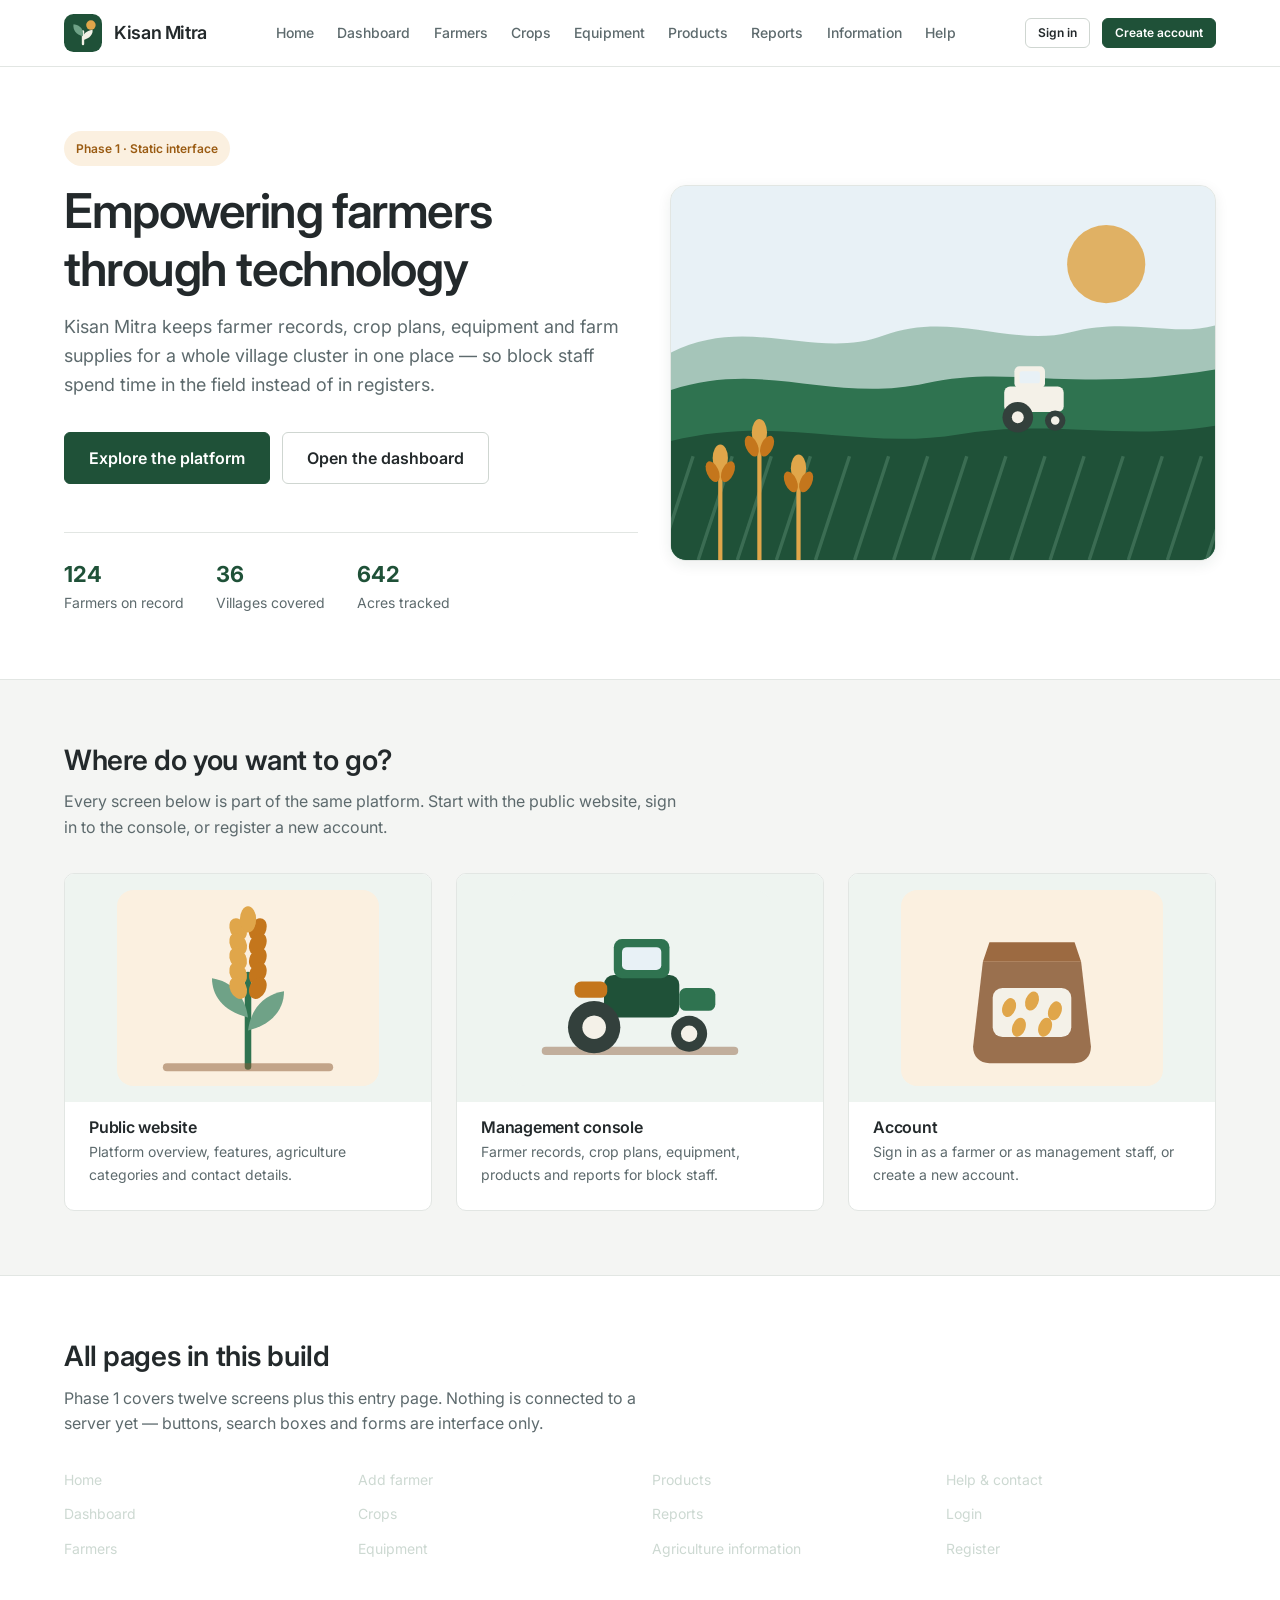
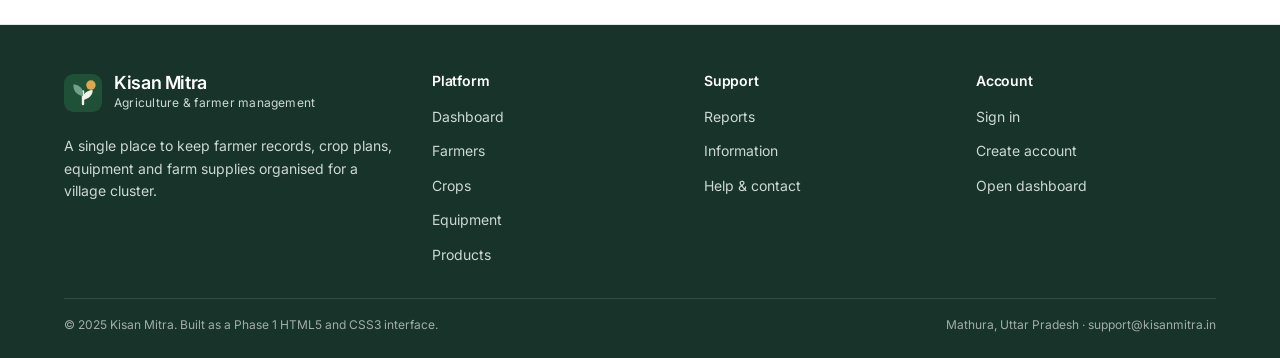
<file: agriculture-platform/index.html>
<!DOCTYPE html>
<html lang="en">
<head>
    <meta charset="UTF-8">
    <meta name="viewport" content="width=device-width, initial-scale=1.0">
    <title>Agriculture &amp; Farmer Management Platform | Kisan Mitra</title>
    <meta name="description" content="Kisan Mitra is an agriculture and farmer management platform for farmer records, crops, equipment and farm products.">
    <link rel="icon" type="image/svg+xml" href="images/logo/logo-mark.svg">
    <link rel="preconnect" href="https://fonts.googleapis.com">
    <link rel="preconnect" href="https://fonts.gstatic.com" crossorigin>
    <link href="https://fonts.googleapis.com/css2?family=Inter:wght@400;500;600;700&amp;display=swap" rel="stylesheet">
    <link rel="stylesheet" href="css/style.css">
    <link rel="stylesheet" href="css/components.css">
    <link rel="stylesheet" href="css/responsive.css">
</head>
<body class="page-shell">
    <a class="skip-link" href="#main">Skip to main content</a>
    <header class="navbar">
        <div class="container navbar__inner">
            <a class="brand" href="pages/home.html">
                <img class="brand__mark" src="images/logo/logo-mark.svg" alt="Kisan Mitra logo">
                <span>
                    <span class="brand__name">Kisan Mitra</span>
                </span>
            </a>
            <nav class="navbar__nav" aria-label="Main navigation">
                <ul class="navbar__menu">
                    <li><a class="navbar__link" href="pages/home.html">Home</a></li>
                    <li><a class="navbar__link" href="pages/dashboard.html">Dashboard</a></li>
                    <li><a class="navbar__link" href="pages/farmers.html">Farmers</a></li>
                    <li><a class="navbar__link" href="pages/crops.html">Crops</a></li>
                    <li><a class="navbar__link" href="pages/equipment.html">Equipment</a></li>
                    <li><a class="navbar__link" href="pages/products.html">Products</a></li>
                    <li><a class="navbar__link" href="pages/reports.html">Reports</a></li>
                    <li><a class="navbar__link" href="pages/information.html">Information</a></li>
                    <li><a class="navbar__link" href="pages/contact.html">Help</a></li>
                </ul>
            </nav>
            <div class="navbar__actions">
                <a class="btn btn-secondary btn-sm" href="pages/login.html">Sign in</a>
                <a class="btn btn-primary btn-sm" href="pages/register.html">Create account</a>
            </div>
        </div>
    </header>
    <main id="main">
        <section class="hero">
            <div class="container hero__inner">
                <div>
                    <p class="hero__eyebrow">Phase 1 · Static interface</p>
                    <h1 class="hero__title">Empowering farmers through technology</h1>
                    <p class="hero__text">Kisan Mitra keeps farmer records, crop plans, equipment and farm
                        supplies for a whole village cluster in one place — so block staff spend time in the
                        field instead of in registers.</p>
                    <div class="hero__actions">
                        <a class="btn btn-primary btn-lg" href="pages/home.html">Explore the platform</a>
                        <a class="btn btn-secondary btn-lg" href="pages/dashboard.html">Open the dashboard</a>
                    </div>
                    <div class="hero__stats">
                        <div>
                            <p class="hero__stat-value">124</p>
                            <p class="hero__stat-label">Farmers on record</p>
                        </div>
                        <div>
                            <p class="hero__stat-value">36</p>
                            <p class="hero__stat-label">Villages covered</p>
                        </div>
                        <div>
                            <p class="hero__stat-value">642</p>
                            <p class="hero__stat-label">Acres tracked</p>
                        </div>
                    </div>
                </div>
                <div class="hero__media">
                    <img src="images/crops/field-landscape.svg"
                        alt="Illustration of a tractor working a terraced wheat field at sunrise">
                </div>
            </div>
        </section>

        <section class="section">
            <div class="container">
                <div class="section__intro">
                    <h2>Where do you want to go?</h2>
                    <p>Every screen below is part of the same platform. Start with the public website, sign in
                        to the console, or register a new account.</p>
                </div>
                <div class="grid grid--3">
                    <a class="category" href="pages/home.html">
                        <div class="category__media">
                            <img src="images/crops/wheat.svg" alt="Wheat stalk illustration">
                        </div>
                        <div class="category__body">
                            <h3 class="category__title">Public website</h3>
                            <p class="category__text">Platform overview, features, agriculture categories and
                                contact details.</p>
                        </div>
                    </a>
                    <a class="category" href="pages/dashboard.html">
                        <div class="category__media">
                            <img src="images/equipment/tractor.svg" alt="Tractor illustration">
                        </div>
                        <div class="category__body">
                            <h3 class="category__title">Management console</h3>
                            <p class="category__text">Farmer records, crop plans, equipment, products and
                                reports for block staff.</p>
                        </div>
                    </a>
                    <a class="category" href="pages/login.html">
                        <div class="category__media">
                            <img src="images/products/wheat-seeds.svg" alt="Seed bag illustration">
                        </div>
                        <div class="category__body">
                            <h3 class="category__title">Account</h3>
                            <p class="category__text">Sign in as a farmer or as management staff, or create a
                                new account.</p>
                        </div>
                    </a>
                </div>
            </div>
        </section>

        <section class="section section--alt">
            <div class="container">
                <div class="section__intro">
                    <h2>All pages in this build</h2>
                    <p>Phase 1 covers twelve screens plus this entry page. Nothing is connected to a server
                        yet — buttons, search boxes and forms are interface only.</p>
                </div>
                <div class="grid grid--4">
                    <ul class="footer__list">
                        <li><a href="pages/home.html">Home</a></li>
                        <li><a href="pages/dashboard.html">Dashboard</a></li>
                        <li><a href="pages/farmers.html">Farmers</a></li>
                    </ul>
                    <ul class="footer__list">
                        <li><a href="pages/add-farmer.html">Add farmer</a></li>
                        <li><a href="pages/crops.html">Crops</a></li>
                        <li><a href="pages/equipment.html">Equipment</a></li>
                    </ul>
                    <ul class="footer__list">
                        <li><a href="pages/products.html">Products</a></li>
                        <li><a href="pages/reports.html">Reports</a></li>
                        <li><a href="pages/information.html">Agriculture information</a></li>
                    </ul>
                    <ul class="footer__list">
                        <li><a href="pages/contact.html">Help &amp; contact</a></li>
                        <li><a href="pages/login.html">Login</a></li>
                        <li><a href="pages/register.html">Register</a></li>
                    </ul>
                </div>
            </div>
        </section>
    </main>
    <footer class="footer">
        <div class="container">
            <div class="footer__grid">
                <div>
                    <a class="brand brand--inverse" href="pages/home.html">
                        <img class="brand__mark" src="images/logo/logo-mark.svg" alt="Kisan Mitra logo">
                        <span>
                            <span class="brand__name">Kisan Mitra</span>
                            <span class="brand__tagline">Agriculture &amp; farmer management</span>
                        </span>
                    </a>
                    <p class="footer__about">A single place to keep farmer records, crop plans, equipment
                        and farm supplies organised for a village cluster.</p>
                </div>
                <div>
                    <h2 class="footer__title">Platform</h2>
                    <ul class="footer__list">
                        <li><a href="pages/dashboard.html">Dashboard</a></li>
                        <li><a href="pages/farmers.html">Farmers</a></li>
                        <li><a href="pages/crops.html">Crops</a></li>
                        <li><a href="pages/equipment.html">Equipment</a></li>
                        <li><a href="pages/products.html">Products</a></li>
                    </ul>
                </div>
                <div>
                    <h2 class="footer__title">Support</h2>
                    <ul class="footer__list">
                        <li><a href="pages/reports.html">Reports</a></li>
                        <li><a href="pages/information.html">Information</a></li>
                        <li><a href="pages/contact.html">Help &amp; contact</a></li>
                    </ul>
                </div>
                <div>
                    <h2 class="footer__title">Account</h2>
                    <ul class="footer__list">
                        <li><a href="pages/login.html">Sign in</a></li>
                        <li><a href="pages/register.html">Create account</a></li>
                        <li><a href="pages/dashboard.html">Open dashboard</a></li>
                    </ul>
                </div>
            </div>
            <div class="footer__bottom">
                <p>© 2025 Kisan Mitra. Built as a Phase 1 HTML5 and CSS3 interface.</p>
                <p>Mathura, Uttar Pradesh · support@kisanmitra.in</p>
            </div>
        </div>
    </footer>
</body>
</html>
</file>
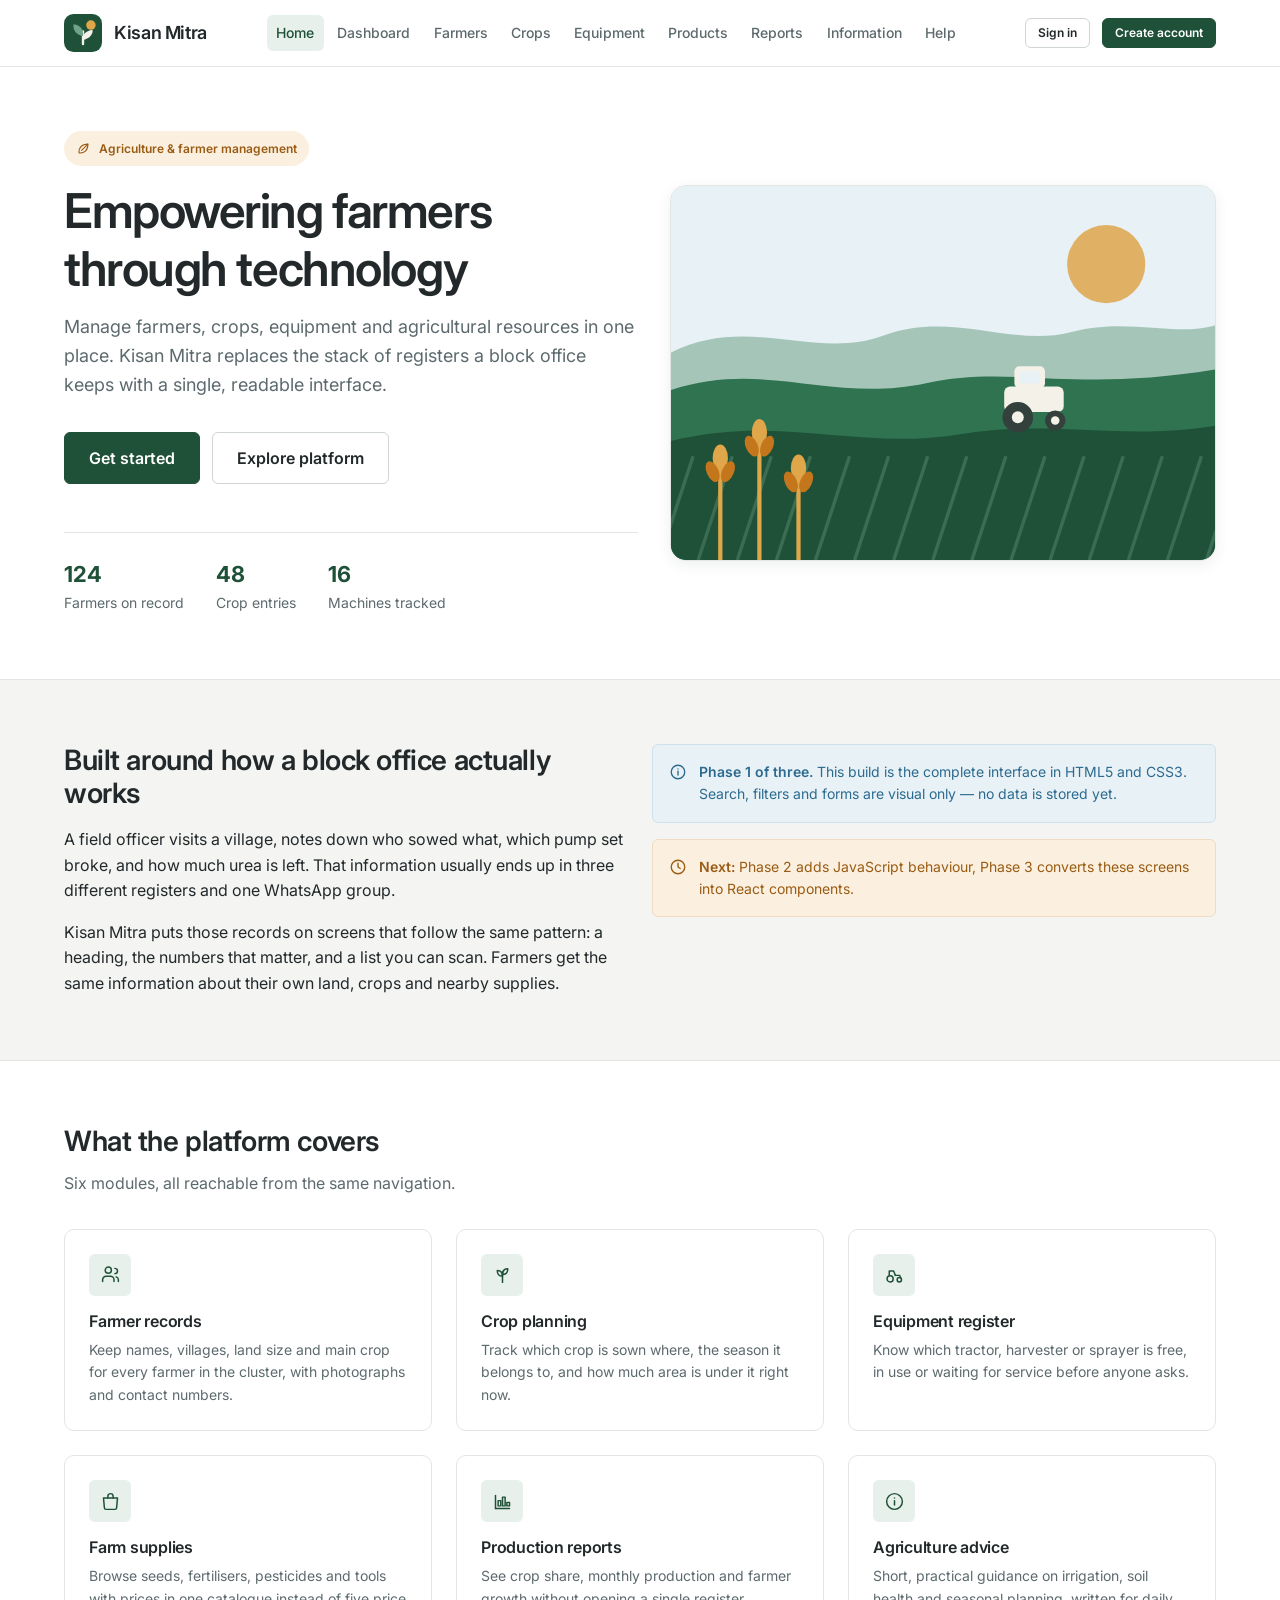
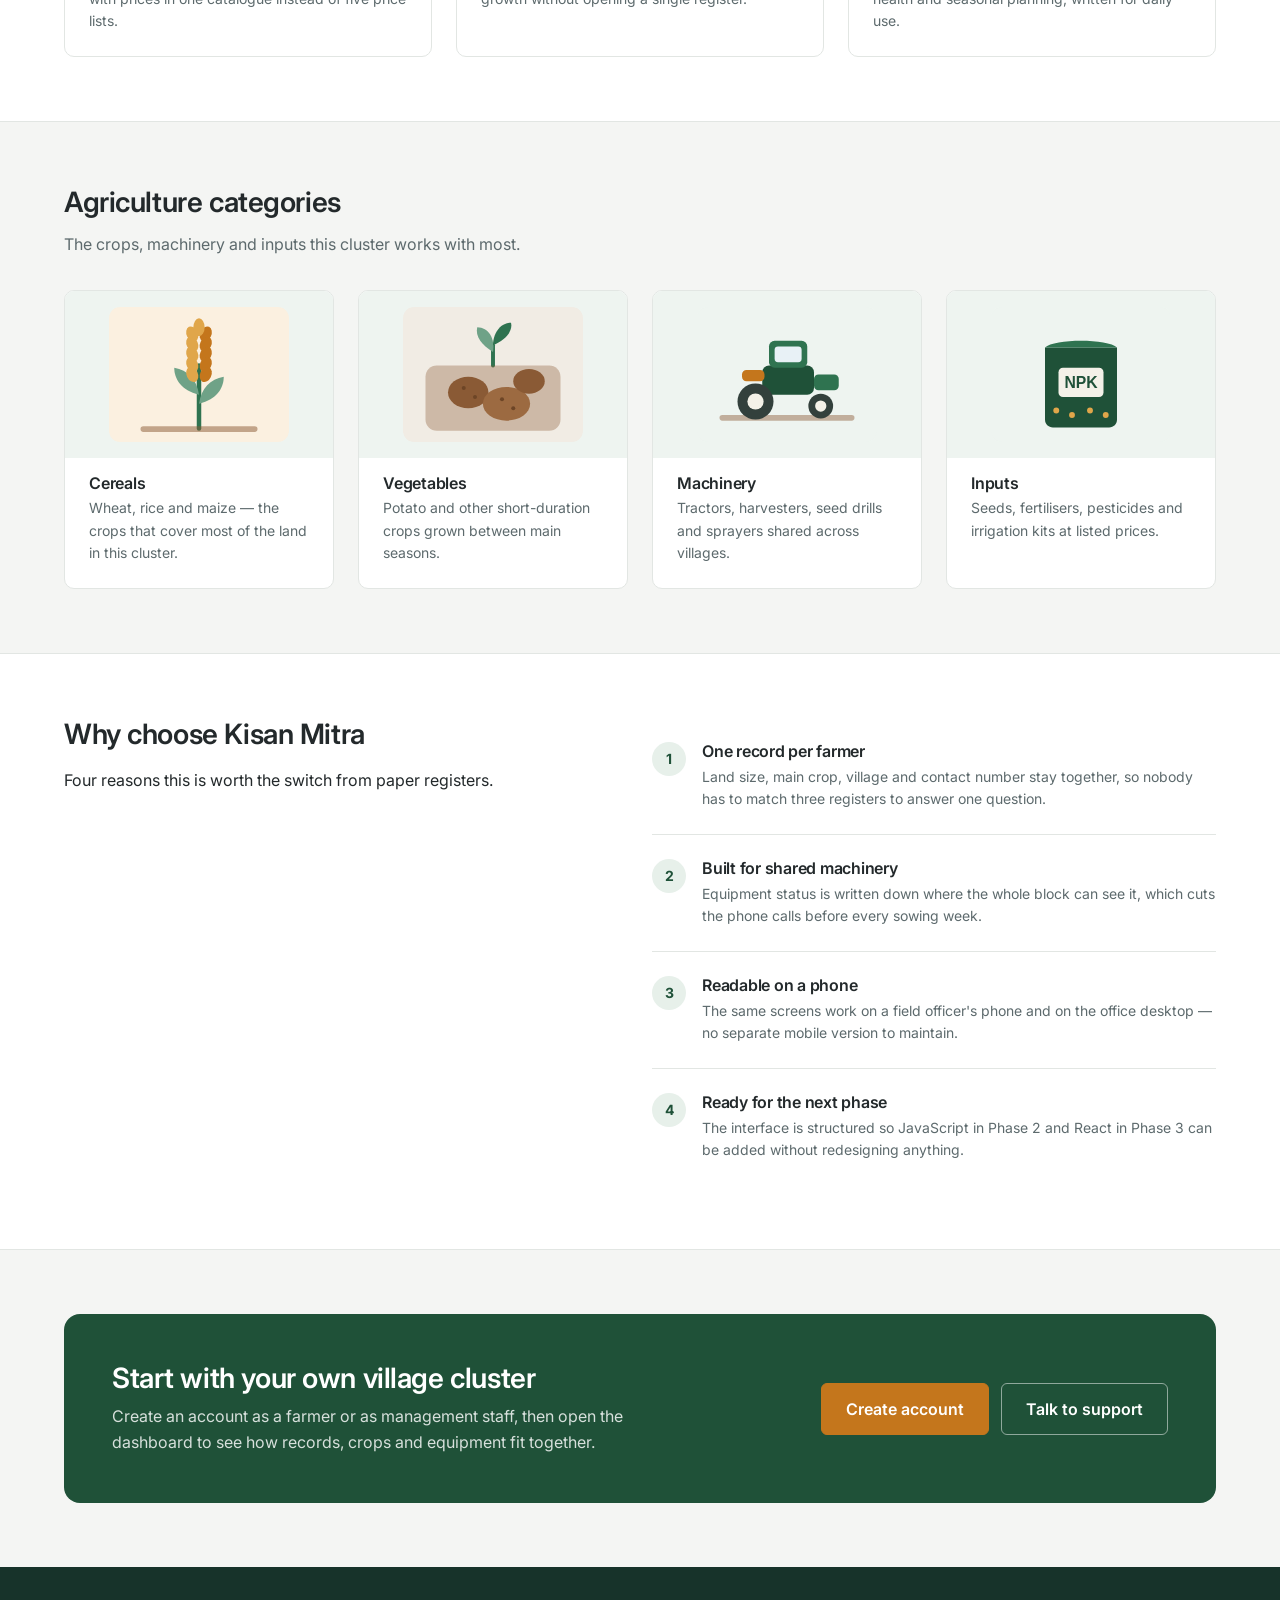
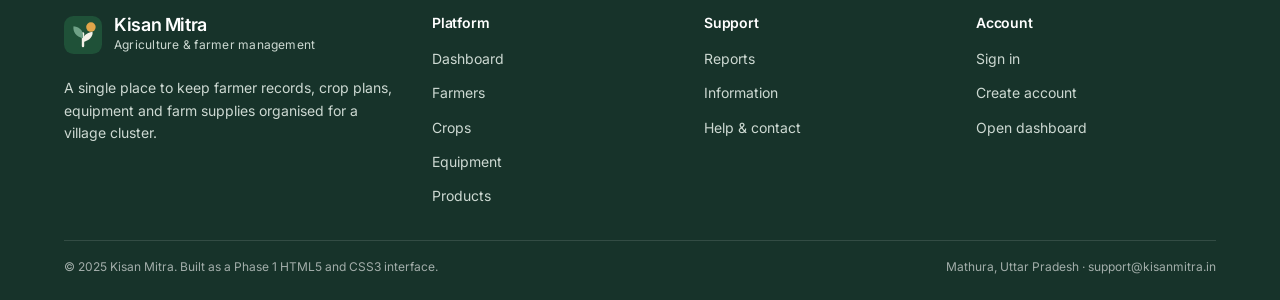
<file: agriculture-platform/pages/home.html>
<!DOCTYPE html>
<html lang="en">
<head>
    <meta charset="UTF-8">
    <meta name="viewport" content="width=device-width, initial-scale=1.0">
    <title>Home | Kisan Mitra</title>
    <meta name="description" content="Kisan Mitra brings farmer records, crop planning, equipment and farm supplies into one agriculture management platform.">
    <link rel="icon" type="image/svg+xml" href="../images/logo/logo-mark.svg">
    <link rel="preconnect" href="https://fonts.googleapis.com">
    <link rel="preconnect" href="https://fonts.gstatic.com" crossorigin>
    <link href="https://fonts.googleapis.com/css2?family=Inter:wght@400;500;600;700&amp;display=swap" rel="stylesheet">
    <link rel="stylesheet" href="../css/style.css">
    <link rel="stylesheet" href="../css/components.css">
    <link rel="stylesheet" href="../css/responsive.css">
</head>
<body class="page-shell">
    <a class="skip-link" href="#main">Skip to main content</a>
    <header class="navbar">
        <div class="container navbar__inner">
            <a class="brand" href="home.html">
                <img class="brand__mark" src="../images/logo/logo-mark.svg" alt="Kisan Mitra logo">
                <span>
                    <span class="brand__name">Kisan Mitra</span>
                </span>
            </a>
            <nav class="navbar__nav" aria-label="Main navigation">
                <ul class="navbar__menu">
                    <li><a class="navbar__link is-current" href="home.html" aria-current="page">Home</a></li>
                    <li><a class="navbar__link" href="dashboard.html">Dashboard</a></li>
                    <li><a class="navbar__link" href="farmers.html">Farmers</a></li>
                    <li><a class="navbar__link" href="crops.html">Crops</a></li>
                    <li><a class="navbar__link" href="equipment.html">Equipment</a></li>
                    <li><a class="navbar__link" href="products.html">Products</a></li>
                    <li><a class="navbar__link" href="reports.html">Reports</a></li>
                    <li><a class="navbar__link" href="information.html">Information</a></li>
                    <li><a class="navbar__link" href="contact.html">Help</a></li>
                </ul>
            </nav>
            <div class="navbar__actions">
                <a class="btn btn-secondary btn-sm" href="login.html">Sign in</a>
                <a class="btn btn-primary btn-sm" href="register.html">Create account</a>
            </div>
        </div>
    </header>
    <main id="main">
        <section class="hero">
            <div class="container hero__inner">
                <div>
                    <p class="hero__eyebrow"><svg class="icon" viewBox="0 0 24 24" fill="none" stroke="currentColor" stroke-width="1.7" stroke-linecap="round" stroke-linejoin="round" aria-hidden="true" focusable="false"><path d="M5 19C4 11 9 5 19 5c0 10-6 15-14 14Z"/><path d="M9 15 19 5"/></svg> Agriculture &amp; farmer management</p>
                    <h1 class="hero__title">Empowering farmers through technology</h1>
                    <p class="hero__text">Manage farmers, crops, equipment and agricultural resources in one place.
                        Kisan Mitra replaces the stack of registers a block office keeps with a single, readable
                        interface.</p>
                    <div class="hero__actions">
                        <a class="btn btn-primary btn-lg" href="register.html">Get started</a>
                        <a class="btn btn-secondary btn-lg" href="dashboard.html">Explore platform</a>
                    </div>
                    <div class="hero__stats">
                        <div>
                            <p class="hero__stat-value">124</p>
                            <p class="hero__stat-label">Farmers on record</p>
                        </div>
                        <div>
                            <p class="hero__stat-value">48</p>
                            <p class="hero__stat-label">Crop entries</p>
                        </div>
                        <div>
                            <p class="hero__stat-value">16</p>
                            <p class="hero__stat-label">Machines tracked</p>
                        </div>
                    </div>
                </div>
                <div class="hero__media">
                    <img src="../images/crops/field-landscape.svg"
                        alt="Illustration of a tractor working a wheat field at sunrise">
                </div>
            </div>
        </section>

        <section class="section">
            <div class="container">
                <div class="grid grid--2">
                    <div>
                        <h2>Built around how a block office actually works</h2>
                        <p class="mt-4">A field officer visits a village, notes down who sowed what, which pump set
                            broke, and how much urea is left. That information usually ends up in three different
                            registers and one WhatsApp group.</p>
                        <p class="mt-4">Kisan Mitra puts those records on screens that follow the same pattern:
                            a heading, the numbers that matter, and a list you can scan. Farmers get the same
                            information about their own land, crops and nearby supplies.</p>
                    </div>
                    <div class="stack">
                        <div class="alert alert-info">
                            <svg class="icon" viewBox="0 0 24 24" fill="none" stroke="currentColor" stroke-width="1.7" stroke-linecap="round" stroke-linejoin="round" aria-hidden="true" focusable="false"><circle cx="12" cy="12" r="9"/><path d="M12 11v5"/><path d="M12 8h.01"/></svg>
                            <div>
                                <strong>Phase 1 of three.</strong> This build is the complete interface in HTML5 and
                                CSS3. Search, filters and forms are visual only — no data is stored yet.
                            </div>
                        </div>
                        <div class="alert alert-accent">
                            <svg class="icon" viewBox="0 0 24 24" fill="none" stroke="currentColor" stroke-width="1.7" stroke-linecap="round" stroke-linejoin="round" aria-hidden="true" focusable="false"><circle cx="12" cy="12" r="9"/><path d="M12 7v5l3 2"/></svg>
                            <div>
                                <strong>Next:</strong> Phase 2 adds JavaScript behaviour, Phase 3 converts these
                                screens into React components.
                            </div>
                        </div>
                    </div>
                </div>
            </div>
        </section>

        <section class="section section--alt">
            <div class="container">
                <div class="section__intro">
                    <h2>What the platform covers</h2>
                    <p>Six modules, all reachable from the same navigation.</p>
                </div>
                <div class="grid grid--3">
                            <article class="feature">
                                <div class="feature__icon"><svg class="icon" viewBox="0 0 24 24" fill="none" stroke="currentColor" stroke-width="1.7" stroke-linecap="round" stroke-linejoin="round" aria-hidden="true" focusable="false"><path d="M16 20v-2a4 4 0 0 0-4-4H7a4 4 0 0 0-4 4v2"/><circle cx="9.5" cy="7" r="3.5"/><path d="M17 11a3 3 0 1 0 0-6"/><path d="M21 20v-2a3.5 3.5 0 0 0-2.5-3.3"/></svg></div>
                                <h3 class="feature__title">Farmer records</h3>
                                <p class="feature__text">Keep names, villages, land size and main crop for every farmer in the cluster, with photographs and contact numbers.</p>
                            </article>
                            <article class="feature">
                                <div class="feature__icon"><svg class="icon" viewBox="0 0 24 24" fill="none" stroke="currentColor" stroke-width="1.7" stroke-linecap="round" stroke-linejoin="round" aria-hidden="true" focusable="false"><path d="M12 21V9"/><path d="M12 14c-4 0-6-2.6-6-6.5C10 7.5 12 10 12 14Z"/><path d="M12 12c4 0 6-2.6 6-6.5C14 5.5 12 8 12 12Z"/></svg></div>
                                <h3 class="feature__title">Crop planning</h3>
                                <p class="feature__text">Track which crop is sown where, the season it belongs to, and how much area is under it right now.</p>
                            </article>
                            <article class="feature">
                                <div class="feature__icon"><svg class="icon" viewBox="0 0 24 24" fill="none" stroke="currentColor" stroke-width="1.7" stroke-linecap="round" stroke-linejoin="round" aria-hidden="true" focusable="false"><circle cx="7" cy="17" r="3.5"/><circle cx="17.5" cy="18" r="2.5"/><path d="M6 13V8h5l2 5"/><path d="M13 13h5l1 3"/></svg></div>
                                <h3 class="feature__title">Equipment register</h3>
                                <p class="feature__text">Know which tractor, harvester or sprayer is free, in use or waiting for service before anyone asks.</p>
                            </article>
                            <article class="feature">
                                <div class="feature__icon"><svg class="icon" viewBox="0 0 24 24" fill="none" stroke="currentColor" stroke-width="1.7" stroke-linecap="round" stroke-linejoin="round" aria-hidden="true" focusable="false"><path d="M4 8h16l-1 11a2 2 0 0 1-2 2H7a2 2 0 0 1-2-2Z"/><path d="M9 8V6a3 3 0 0 1 6 0v2"/></svg></div>
                                <h3 class="feature__title">Farm supplies</h3>
                                <p class="feature__text">Browse seeds, fertilisers, pesticides and tools with prices in one catalogue instead of five price lists.</p>
                            </article>
                            <article class="feature">
                                <div class="feature__icon"><svg class="icon" viewBox="0 0 24 24" fill="none" stroke="currentColor" stroke-width="1.7" stroke-linecap="round" stroke-linejoin="round" aria-hidden="true" focusable="false"><path d="M4 20V5"/><path d="M4 20h16"/><rect x="7" y="11" width="3" height="6"/><rect x="12" y="7" width="3" height="10"/><rect x="17" y="13" width="3" height="4"/></svg></div>
                                <h3 class="feature__title">Production reports</h3>
                                <p class="feature__text">See crop share, monthly production and farmer growth without opening a single register.</p>
                            </article>
                            <article class="feature">
                                <div class="feature__icon"><svg class="icon" viewBox="0 0 24 24" fill="none" stroke="currentColor" stroke-width="1.7" stroke-linecap="round" stroke-linejoin="round" aria-hidden="true" focusable="false"><circle cx="12" cy="12" r="9"/><path d="M12 11v5"/><path d="M12 8h.01"/></svg></div>
                                <h3 class="feature__title">Agriculture advice</h3>
                                <p class="feature__text">Short, practical guidance on irrigation, soil health and seasonal planning, written for daily use.</p>
                            </article>
                </div>
            </div>
        </section>

        <section class="section">
            <div class="container">
                <div class="section__intro">
                    <h2>Agriculture categories</h2>
                    <p>The crops, machinery and inputs this cluster works with most.</p>
                </div>
                <div class="grid grid--4">
                            <a class="category" href="crops.html">
                                <div class="category__media">
                                    <img src="../images/crops/wheat.svg" alt="Wheat stalk illustration">
                                </div>
                                <div class="category__body">
                                    <h3 class="category__title">Cereals</h3>
                                    <p class="category__text">Wheat, rice and maize — the crops that cover most of the land in this cluster.</p>
                                </div>
                            </a>
                            <a class="category" href="crops.html">
                                <div class="category__media">
                                    <img src="../images/crops/potato.svg" alt="Potato plant illustration">
                                </div>
                                <div class="category__body">
                                    <h3 class="category__title">Vegetables</h3>
                                    <p class="category__text">Potato and other short-duration crops grown between main seasons.</p>
                                </div>
                            </a>
                            <a class="category" href="equipment.html">
                                <div class="category__media">
                                    <img src="../images/equipment/tractor.svg" alt="Tractor illustration">
                                </div>
                                <div class="category__body">
                                    <h3 class="category__title">Machinery</h3>
                                    <p class="category__text">Tractors, harvesters, seed drills and sprayers shared across villages.</p>
                                </div>
                            </a>
                            <a class="category" href="products.html">
                                <div class="category__media">
                                    <img src="../images/products/fertilizer.svg" alt="Fertiliser bag illustration">
                                </div>
                                <div class="category__body">
                                    <h3 class="category__title">Inputs</h3>
                                    <p class="category__text">Seeds, fertilisers, pesticides and irrigation kits at listed prices.</p>
                                </div>
                            </a>
                </div>
            </div>
        </section>

        <section class="section section--alt">
            <div class="container">
                <div class="grid grid--2">
                    <div>
                        <h2>Why choose Kisan Mitra</h2>
                        <p class="mt-4">Four reasons this is worth the switch from paper registers.</p>
                    </div>
                    <div>
                        <ul>
                                <li class="reason">
                                    <span class="reason__marker" aria-hidden="true">1</span>
                                    <div>
                                        <h3 class="reason__title">One record per farmer</h3>
                                        <p class="reason__text">Land size, main crop, village and contact number stay together, so nobody has to match three registers to answer one question.</p>
                                    </div>
                                </li>
                                <li class="reason">
                                    <span class="reason__marker" aria-hidden="true">2</span>
                                    <div>
                                        <h3 class="reason__title">Built for shared machinery</h3>
                                        <p class="reason__text">Equipment status is written down where the whole block can see it, which cuts the phone calls before every sowing week.</p>
                                    </div>
                                </li>
                                <li class="reason">
                                    <span class="reason__marker" aria-hidden="true">3</span>
                                    <div>
                                        <h3 class="reason__title">Readable on a phone</h3>
                                        <p class="reason__text">The same screens work on a field officer's phone and on the office desktop — no separate mobile version to maintain.</p>
                                    </div>
                                </li>
                                <li class="reason">
                                    <span class="reason__marker" aria-hidden="true">4</span>
                                    <div>
                                        <h3 class="reason__title">Ready for the next phase</h3>
                                        <p class="reason__text">The interface is structured so JavaScript in Phase 2 and React in Phase 3 can be added without redesigning anything.</p>
                                    </div>
                                </li>
                        </ul>
                    </div>
                </div>
            </div>
        </section>

        <section class="section">
            <div class="container">
                <div class="cta">
                    <div>
                        <h2 class="cta__title">Start with your own village cluster</h2>
                        <p class="cta__text">Create an account as a farmer or as management staff, then open the
                            dashboard to see how records, crops and equipment fit together.</p>
                    </div>
                    <div class="cta__actions">
                        <a class="btn btn-accent btn-lg" href="register.html">Create account</a>
                        <a class="btn btn-secondary btn-lg" href="contact.html">Talk to support</a>
                    </div>
                </div>
            </div>
        </section>
    </main>
    <footer class="footer">
        <div class="container">
            <div class="footer__grid">
                <div>
                    <a class="brand brand--inverse" href="home.html">
                        <img class="brand__mark" src="../images/logo/logo-mark.svg" alt="Kisan Mitra logo">
                        <span>
                            <span class="brand__name">Kisan Mitra</span>
                            <span class="brand__tagline">Agriculture &amp; farmer management</span>
                        </span>
                    </a>
                    <p class="footer__about">A single place to keep farmer records, crop plans, equipment
                        and farm supplies organised for a village cluster.</p>
                </div>
                <div>
                    <h2 class="footer__title">Platform</h2>
                    <ul class="footer__list">
                        <li><a href="dashboard.html">Dashboard</a></li>
                        <li><a href="farmers.html">Farmers</a></li>
                        <li><a href="crops.html">Crops</a></li>
                        <li><a href="equipment.html">Equipment</a></li>
                        <li><a href="products.html">Products</a></li>
                    </ul>
                </div>
                <div>
                    <h2 class="footer__title">Support</h2>
                    <ul class="footer__list">
                        <li><a href="reports.html">Reports</a></li>
                        <li><a href="information.html">Information</a></li>
                        <li><a href="contact.html">Help &amp; contact</a></li>
                    </ul>
                </div>
                <div>
                    <h2 class="footer__title">Account</h2>
                    <ul class="footer__list">
                        <li><a href="login.html">Sign in</a></li>
                        <li><a href="register.html">Create account</a></li>
                        <li><a href="dashboard.html">Open dashboard</a></li>
                    </ul>
                </div>
            </div>
            <div class="footer__bottom">
                <p>© 2025 Kisan Mitra. Built as a Phase 1 HTML5 and CSS3 interface.</p>
                <p>Mathura, Uttar Pradesh · support@kisanmitra.in</p>
            </div>
        </div>
    </footer>
</body>
</html>
</file>
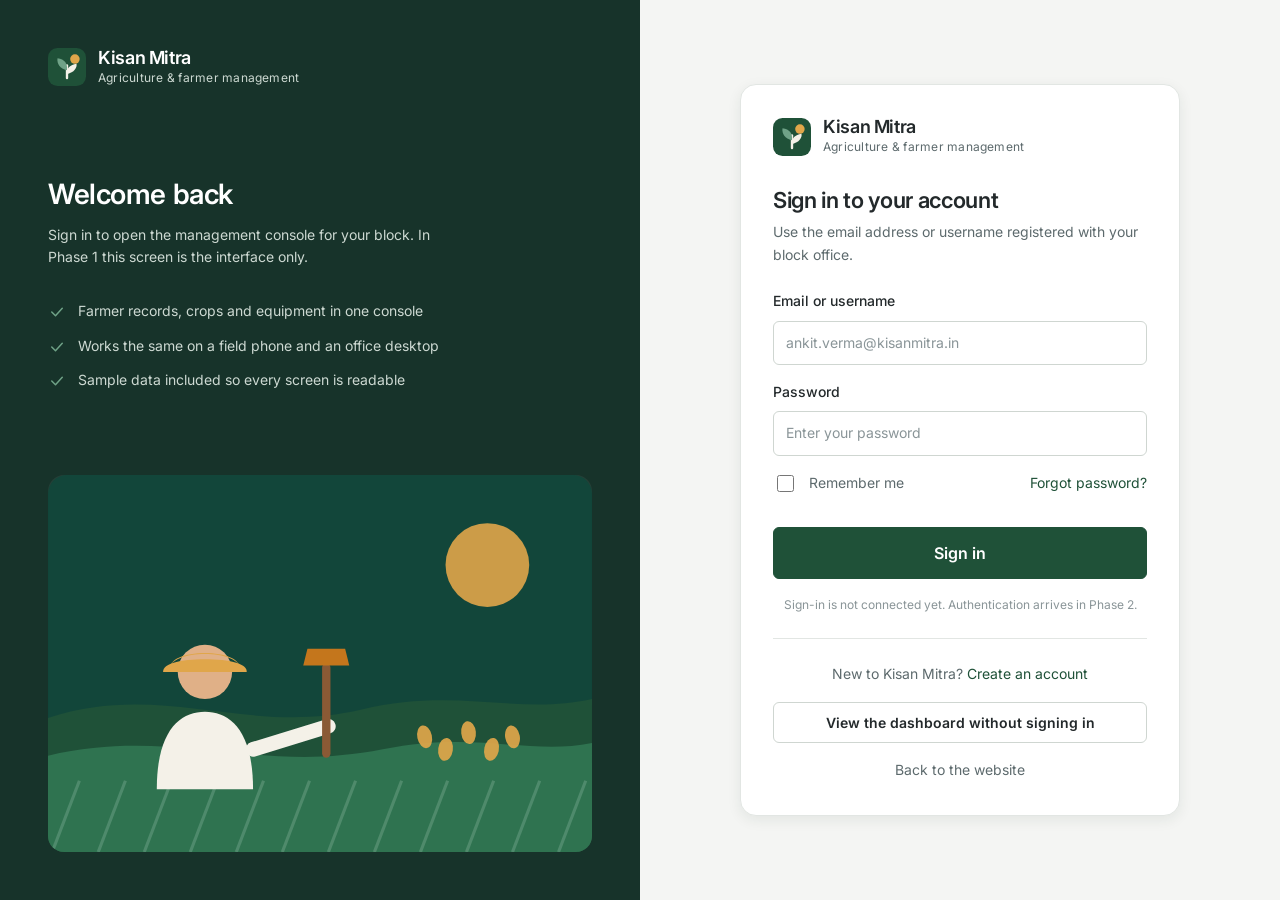
<file: agriculture-platform/pages/login.html>
<!DOCTYPE html>
<html lang="en">
<head>
    <meta charset="UTF-8">
    <meta name="viewport" content="width=device-width, initial-scale=1.0">
    <title>Login | Kisan Mitra</title>
    <meta name="description" content="Sign in to the Kisan Mitra agriculture and farmer management platform.">
    <link rel="icon" type="image/svg+xml" href="../images/logo/logo-mark.svg">
    <link rel="preconnect" href="https://fonts.googleapis.com">
    <link rel="preconnect" href="https://fonts.gstatic.com" crossorigin>
    <link href="https://fonts.googleapis.com/css2?family=Inter:wght@400;500;600;700&amp;display=swap" rel="stylesheet">
    <link rel="stylesheet" href="../css/style.css">
    <link rel="stylesheet" href="../css/components.css">
    <link rel="stylesheet" href="../css/responsive.css">
</head>
<body>
    <a class="skip-link" href="#main">Skip to main content</a>
    <div class="auth">
        <section class="auth__panel">
            <div>
                <a class="brand brand--inverse" href="home.html">
                    <img class="brand__mark" src="../images/logo/logo-mark.svg" alt="Kisan Mitra logo">
                    <span>
                        <span class="brand__name">Kisan Mitra</span>
                        <span class="brand__tagline">Agriculture &amp; farmer management</span>
                    </span>
                </a>
            </div>
            <div>
                <h2 class="auth__panel-title">Welcome back</h2>
                <p class="auth__panel-text">Sign in to open the management console for your block. In Phase 1 this screen is the interface only.</p>
                <ul class="auth__points mt-6">
                <li><svg class="icon" viewBox="0 0 24 24" fill="none" stroke="currentColor" stroke-width="1.7" stroke-linecap="round" stroke-linejoin="round" aria-hidden="true" focusable="false"><path d="m5 12 5 5L19 7"/></svg><span>Farmer records, crops and equipment in one console</span></li>
                <li><svg class="icon" viewBox="0 0 24 24" fill="none" stroke="currentColor" stroke-width="1.7" stroke-linecap="round" stroke-linejoin="round" aria-hidden="true" focusable="false"><path d="m5 12 5 5L19 7"/></svg><span>Works the same on a field phone and an office desktop</span></li>
                <li><svg class="icon" viewBox="0 0 24 24" fill="none" stroke="currentColor" stroke-width="1.7" stroke-linecap="round" stroke-linejoin="round" aria-hidden="true" focusable="false"><path d="m5 12 5 5L19 7"/></svg><span>Sample data included so every screen is readable</span></li>
                </ul>
            </div>
            <div class="auth__illustration">
                <img src="../images/farmers/farmer-field.svg"
                    alt="Illustration of a farmer standing beside a wheat field with a hoe">
            </div>
        </section>
        <main class="auth__form-side" id="main">
            <div class="auth__card">
                <a class="brand" href="home.html">
                    <img class="brand__mark" src="../images/logo/logo-mark.svg" alt="Kisan Mitra logo">
                    <span>
                        <span class="brand__name">Kisan Mitra</span>
                        <span class="brand__tagline">Agriculture &amp; farmer management</span>
                    </span>
                </a>
                <h1 class="auth__title">Sign in to your account</h1>
                <p class="auth__subtitle">Use the email address or username registered with your block
                    office.</p>

                <form class="stack">
                    <div class="form-group">
                        <label class="form-label" for="login-email">Email or username</label>
                        <input class="form-control" id="login-email" name="email" type="text"
                            placeholder="ankit.verma@kisanmitra.in" autocomplete="username">
                    </div>
                    <div class="form-group">
                        <label class="form-label" for="login-password">Password</label>
                        <input class="form-control" id="login-password" name="password" type="password"
                            placeholder="Enter your password" autocomplete="current-password">
                    </div>

                    <div class="auth__row">
                        <label class="form-check" for="remember-me">
                            <input type="checkbox" id="remember-me" name="remember">
                            <span>Remember me</span>
                        </label>
                        <a href="contact.html">Forgot password?</a>
                    </div>

                    <button class="btn btn-primary btn-block btn-lg" type="button">Sign in</button>
                    <p class="form-hint text-center">Sign-in is not connected yet. Authentication arrives in
                        Phase 2.</p>
                </form>

                <p class="auth__alt">New to Kisan Mitra?
                    <a href="register.html">Create an account</a>
                </p>
                <p class="text-center mt-4">
                    <a class="btn btn-secondary btn-block" href="dashboard.html">View the dashboard without
                        signing in</a>
                </p>
                <a class="auth__back" href="home.html">Back to the website</a>
            </div>
        </main>
    </div>
</body>
</html>
</file>
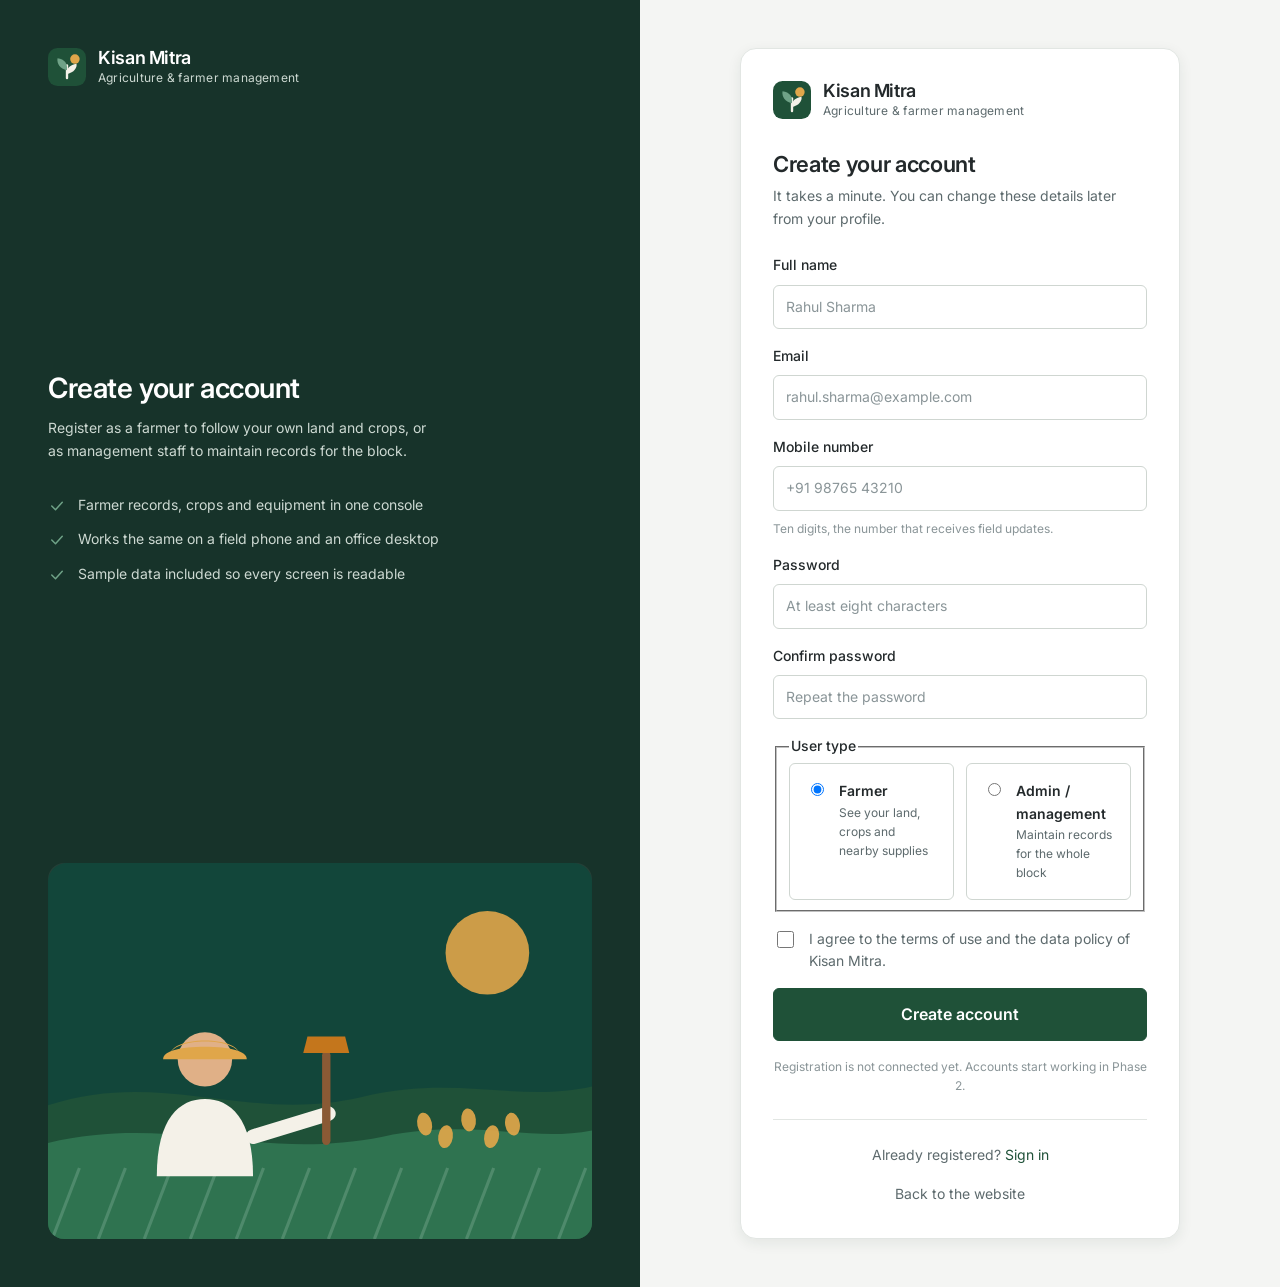
<file: agriculture-platform/pages/register.html>
<!DOCTYPE html>
<html lang="en">
<head>
    <meta charset="UTF-8">
    <meta name="viewport" content="width=device-width, initial-scale=1.0">
    <title>Create account | Kisan Mitra</title>
    <meta name="description" content="Register for the Kisan Mitra agriculture and farmer management platform.">
    <link rel="icon" type="image/svg+xml" href="../images/logo/logo-mark.svg">
    <link rel="preconnect" href="https://fonts.googleapis.com">
    <link rel="preconnect" href="https://fonts.gstatic.com" crossorigin>
    <link href="https://fonts.googleapis.com/css2?family=Inter:wght@400;500;600;700&amp;display=swap" rel="stylesheet">
    <link rel="stylesheet" href="../css/style.css">
    <link rel="stylesheet" href="../css/components.css">
    <link rel="stylesheet" href="../css/responsive.css">
</head>
<body>
    <a class="skip-link" href="#main">Skip to main content</a>
    <div class="auth">
        <section class="auth__panel">
            <div>
                <a class="brand brand--inverse" href="home.html">
                    <img class="brand__mark" src="../images/logo/logo-mark.svg" alt="Kisan Mitra logo">
                    <span>
                        <span class="brand__name">Kisan Mitra</span>
                        <span class="brand__tagline">Agriculture &amp; farmer management</span>
                    </span>
                </a>
            </div>
            <div>
                <h2 class="auth__panel-title">Create your account</h2>
                <p class="auth__panel-text">Register as a farmer to follow your own land and crops, or as management staff to maintain records for the block.</p>
                <ul class="auth__points mt-6">
                <li><svg class="icon" viewBox="0 0 24 24" fill="none" stroke="currentColor" stroke-width="1.7" stroke-linecap="round" stroke-linejoin="round" aria-hidden="true" focusable="false"><path d="m5 12 5 5L19 7"/></svg><span>Farmer records, crops and equipment in one console</span></li>
                <li><svg class="icon" viewBox="0 0 24 24" fill="none" stroke="currentColor" stroke-width="1.7" stroke-linecap="round" stroke-linejoin="round" aria-hidden="true" focusable="false"><path d="m5 12 5 5L19 7"/></svg><span>Works the same on a field phone and an office desktop</span></li>
                <li><svg class="icon" viewBox="0 0 24 24" fill="none" stroke="currentColor" stroke-width="1.7" stroke-linecap="round" stroke-linejoin="round" aria-hidden="true" focusable="false"><path d="m5 12 5 5L19 7"/></svg><span>Sample data included so every screen is readable</span></li>
                </ul>
            </div>
            <div class="auth__illustration">
                <img src="../images/farmers/farmer-field.svg"
                    alt="Illustration of a farmer standing beside a wheat field with a hoe">
            </div>
        </section>
        <main class="auth__form-side" id="main">
            <div class="auth__card">
                <a class="brand" href="home.html">
                    <img class="brand__mark" src="../images/logo/logo-mark.svg" alt="Kisan Mitra logo">
                    <span>
                        <span class="brand__name">Kisan Mitra</span>
                        <span class="brand__tagline">Agriculture &amp; farmer management</span>
                    </span>
                </a>
                <h1 class="auth__title">Create your account</h1>
                <p class="auth__subtitle">It takes a minute. You can change these details later from your
                    profile.</p>

                <form class="stack">
                    <div class="form-group">
                        <label class="form-label" for="reg-name">Full name</label>
                        <input class="form-control" id="reg-name" name="fullname" type="text"
                            placeholder="Rahul Sharma" autocomplete="name">
                    </div>
                    <div class="form-group">
                        <label class="form-label" for="reg-email">Email</label>
                        <input class="form-control" id="reg-email" name="email" type="email"
                            placeholder="rahul.sharma@example.com" autocomplete="email">
                    </div>
                    <div class="form-group">
                        <label class="form-label" for="reg-mobile">Mobile number</label>
                        <input class="form-control" id="reg-mobile" name="mobile" type="tel"
                            placeholder="+91 98765 43210" autocomplete="tel">
                        <small class="form-hint">Ten digits, the number that receives field updates.</small>
                    </div>
                    <div class="form-group">
                        <label class="form-label" for="reg-password">Password</label>
                        <input class="form-control" id="reg-password" name="password" type="password"
                            placeholder="At least eight characters" autocomplete="new-password">
                    </div>
                    <div class="form-group">
                        <label class="form-label" for="reg-confirm">Confirm password</label>
                        <input class="form-control" id="reg-confirm" name="confirm_password" type="password"
                            placeholder="Repeat the password" autocomplete="new-password">
                    </div>

                    <fieldset class="form-group">
                        <legend class="form-label">User type</legend>
                        <div class="choice-group">
                            <label class="choice" for="type-farmer">
                                <input type="radio" id="type-farmer" name="user_type" value="farmer" checked>
                                <span>
                                    <span class="choice__title">Farmer</span>
                                    <span class="choice__desc">See your land, crops and nearby supplies</span>
                                </span>
                            </label>
                            <label class="choice" for="type-admin">
                                <input type="radio" id="type-admin" name="user_type" value="admin">
                                <span>
                                    <span class="choice__title">Admin / management</span>
                                    <span class="choice__desc">Maintain records for the whole block</span>
                                </span>
                            </label>
                        </div>
                    </fieldset>

                    <label class="form-check" for="terms">
                        <input type="checkbox" id="terms" name="terms">
                        <span>I agree to the terms of use and the data policy of Kisan Mitra.</span>
                    </label>

                    <button class="btn btn-primary btn-block btn-lg" type="button">Create account</button>
                    <p class="form-hint text-center">Registration is not connected yet. Accounts start
                        working in Phase 2.</p>
                </form>

                <p class="auth__alt">Already registered?
                    <a href="login.html">Sign in</a>
                </p>
                <a class="auth__back" href="home.html">Back to the website</a>
            </div>
        </main>
    </div>
</body>
</html>
</file>
<file: agriculture-platform/css/style.css>
/* ==========================================================================
   Kisan Mitra — style.css
   Global foundation: design tokens, reset, typography, base layout, utilities.
   Component styles live in components.css. Media queries live in responsive.css.
   ========================================================================== */

/* --------------------------------------------------------------------------
   1. DESIGN TOKENS
   Change the whole theme from here. Nothing below should hard-code a colour.
   -------------------------------------------------------------------------- */
:root {
    /* Brand ---------------------------------------------------------------- */
    --primary-color: #1f5138;          /* deep forest green — brand + actions */
    --primary-dark: #163b29;
    --primary-light: #2f7350;
    --primary-soft: #e7f0ea;           /* tinted surface for green highlights */

    --secondary-color: #6fa287;        /* light green — soft supporting tone   */
    --secondary-soft: #eef4f0;

    --accent-color: #c4761c;           /* earthy amber — attention, harvest    */
    --accent-dark: #9a5b12;
    --accent-soft: #fbf0e0;

    --info-color: #2c6b8f;             /* water / irrigation blue              */
    --info-soft: #e8f1f6;

    /* Surfaces ------------------------------------------------------------- */
    --background-color: #f4f5f3;       /* off-white page background            */
    --surface-color: #ffffff;          /* cards, panels, tables                */
    --surface-alt: #fafaf8;            /* subtle striping, table headers       */
    --sidebar-bg: #17332a;             /* dark bark tone for the app sidebar   */
    --sidebar-text: #cdd9d2;
    --sidebar-active: #ffffff;

    /* Text ----------------------------------------------------------------- */
    --text-primary: #23292b;
    --text-secondary: #5d6a6d;
    --text-muted: #8a9598;
    --text-inverse: #ffffff;

    /* Lines + status -------------------------------------------------------- */
    --border-color: #e2e6e3;
    --border-strong: #cfd6d1;

    --status-active-bg: #e7f0ea;
    --status-active-text: #1f5138;
    --status-inactive-bg: #eceeed;
    --status-inactive-text: #5d6a6d;
    --status-warn-bg: #fbf0e0;
    --status-warn-text: #9a5b12;
    --status-info-bg: #e8f1f6;
    --status-info-text: #2c6b8f;

    /* Spacing scale --------------------------------------------------------- */
    --space-1: 0.25rem;
    --space-2: 0.5rem;
    --space-3: 0.75rem;
    --space-4: 1rem;
    --space-5: 1.5rem;
    --space-6: 2rem;
    --space-7: 3rem;
    --space-8: 4rem;

    /* Radius ---------------------------------------------------------------- */
    --radius-sm: 6px;
    --radius-md: 10px;
    --radius-lg: 16px;
    --radius-pill: 999px;

    /* Elevation ------------------------------------------------------------- */
    --shadow-sm: 0 1px 2px rgba(23, 51, 42, 0.06);
    --shadow-md: 0 4px 14px rgba(23, 51, 42, 0.08);
    --shadow-lg: 0 16px 40px rgba(23, 51, 42, 0.12);

    /* Typography ------------------------------------------------------------ */
    --font-base: "Inter", "Segoe UI", system-ui, -apple-system, Arial, sans-serif;
    --text-xs: 0.75rem;
    --text-sm: 0.875rem;
    --text-base: 1rem;
    --text-lg: 1.125rem;
    --text-xl: 1.375rem;
    --text-2xl: 1.75rem;
    --text-3xl: 2.25rem;
    --text-4xl: 3rem;
    --leading-tight: 1.2;
    --leading-normal: 1.6;

    /* Layout ---------------------------------------------------------------- */
    --sidebar-width: 244px;
    --topbar-height: 66px;
    --container-max: 1200px;
    --content-max: 1160px;

    /* Motion ---------------------------------------------------------------- */
    --transition: 160ms ease;
}

/* --------------------------------------------------------------------------
   2. RESET
   -------------------------------------------------------------------------- */
*,
*::before,
*::after {
    box-sizing: border-box;
}

html {
    -webkit-text-size-adjust: 100%;
    scroll-behavior: smooth;
}

body,
h1, h2, h3, h4, h5, h6,
p, figure, blockquote, dl, dd,
ul, ol {
    margin: 0;
}

ul, ol {
    padding: 0;
    list-style: none;
}

img,
svg {
    display: block;
    max-width: 100%;
    height: auto;
}

input,
select,
textarea,
button {
    font: inherit;
    color: inherit;
}

table {
    border-collapse: collapse;
    width: 100%;
}

/* --------------------------------------------------------------------------
   3. BASE TYPOGRAPHY
   -------------------------------------------------------------------------- */
body {
    font-family: var(--font-base);
    font-size: var(--text-base);
    line-height: var(--leading-normal);
    color: var(--text-primary);
    background-color: var(--background-color);
    -webkit-font-smoothing: antialiased;
    min-height: 100vh;
}

h1, h2, h3, h4 {
    line-height: var(--leading-tight);
    color: var(--text-primary);
    font-weight: 600;
    letter-spacing: -0.015em;
}

h1 { font-size: var(--text-3xl); }
h2 { font-size: var(--text-2xl); }
h3 { font-size: var(--text-lg); }
h4 { font-size: var(--text-base); }

p {
    max-width: 68ch;
}

small,
.text-small {
    font-size: var(--text-sm);
    color: var(--text-secondary);
}

.text-muted {
    color: var(--text-muted);
}

strong {
    font-weight: 600;
}

a {
    color: var(--primary-color);
    text-decoration: none;
    transition: color var(--transition);
}

a:hover {
    color: var(--primary-light);
    text-decoration: underline;
}

:focus-visible {
    outline: 3px solid var(--accent-color);
    outline-offset: 2px;
    border-radius: var(--radius-sm);
}

/* --------------------------------------------------------------------------
   4. LAYOUT PRIMITIVES
   -------------------------------------------------------------------------- */
.container {
    width: 100%;
    max-width: var(--container-max);
    margin-inline: auto;
    padding-inline: var(--space-5);
}

.section {
    padding-block: var(--space-8);
}

.section--tight {
    padding-block: var(--space-7);
}

.section--alt {
    background-color: var(--surface-color);
    border-block: 1px solid var(--border-color);
}

.section__intro {
    max-width: 62ch;
    margin-bottom: var(--space-6);
}

.section__intro p {
    color: var(--text-secondary);
    margin-top: var(--space-3);
}

/* Reusable grid helpers */
.grid {
    display: grid;
    gap: var(--space-5);
}

.grid--2 { grid-template-columns: repeat(2, minmax(0, 1fr)); }
.grid--3 { grid-template-columns: repeat(3, minmax(0, 1fr)); }
.grid--4 { grid-template-columns: repeat(4, minmax(0, 1fr)); }

.stack > * + * {
    margin-top: var(--space-4);
}

.cluster {
    display: flex;
    flex-wrap: wrap;
    align-items: center;
    gap: var(--space-3);
}

.split {
    display: flex;
    flex-wrap: wrap;
    align-items: center;
    justify-content: space-between;
    gap: var(--space-4);
}

/* Skip link for keyboard users */
.skip-link {
    position: absolute;
    left: var(--space-4);
    top: -100px;
    z-index: 100;
    background: var(--primary-color);
    color: var(--text-inverse);
    padding: var(--space-3) var(--space-4);
    border-radius: var(--radius-sm);
}

.skip-link:focus {
    top: var(--space-4);
    color: var(--text-inverse);
    text-decoration: none;
}

/* --------------------------------------------------------------------------
   5. SMALL UTILITIES
   -------------------------------------------------------------------------- */
.visually-hidden {
    position: absolute;
    width: 1px;
    height: 1px;
    padding: 0;
    margin: -1px;
    overflow: hidden;
    clip: rect(0 0 0 0);
    white-space: nowrap;
    border: 0;
}

.text-center { text-align: center; }
.mt-0 { margin-top: 0; }
.mt-4 { margin-top: var(--space-4); }
.mt-5 { margin-top: var(--space-5); }
.mt-6 { margin-top: var(--space-6); }
.mb-4 { margin-bottom: var(--space-4); }
.mb-5 { margin-bottom: var(--space-5); }
.mb-6 { margin-bottom: var(--space-6); }
.full-width { width: 100%; }

/* Respect a reduced-motion preference */
@media (prefers-reduced-motion: reduce) {
    *,
    *::before,
    *::after {
        animation-duration: 0.01ms !important;
        transition-duration: 0.01ms !important;
        scroll-behavior: auto !important;
    }
}
</file>
<file: agriculture-platform/css/components.css>
/* ==========================================================================
   Kisan Mitra — components.css
   Reusable interface parts. Every page builds from these blocks so the whole
   platform reads as one application. Class names are kept component-scoped so
   they can be lifted into React components later.
   ========================================================================== */

/* --------------------------------------------------------------------------
   1. BRAND
   -------------------------------------------------------------------------- */
.brand {
    display: inline-flex;
    align-items: center;
    gap: var(--space-3);
    text-decoration: none;
    color: inherit;
}

.brand:hover {
    text-decoration: none;
    color: inherit;
}

.brand__mark {
    width: 38px;
    height: 38px;
    flex: none;
}

.brand__name {
    display: block;
    font-size: var(--text-lg);
    font-weight: 600;
    line-height: 1.1;
    letter-spacing: -0.02em;
}

.brand__tagline {
    display: block;
    font-size: var(--text-xs);
    color: var(--text-secondary);
    letter-spacing: 0.02em;
}

.brand--inverse .brand__name { color: var(--text-inverse); }
.brand--inverse .brand__tagline { color: var(--sidebar-text); }

/* --------------------------------------------------------------------------
   2. PUBLIC NAVBAR
   -------------------------------------------------------------------------- */
.navbar {
    position: sticky;
    top: 0;
    z-index: 40;
    background: var(--surface-color);
    border-bottom: 1px solid var(--border-color);
}

.navbar__inner {
    display: flex;
    align-items: center;
    justify-content: space-between;
    gap: var(--space-5);
    min-height: var(--topbar-height);
}

.navbar__menu {
    display: flex;
    align-items: center;
    gap: var(--space-1);
}

.navbar__link {
    display: inline-block;
    padding: 0.4rem 0.6rem;
    white-space: nowrap;
    border-radius: var(--radius-sm);
    color: var(--text-secondary);
    font-size: var(--text-sm);
    font-weight: 500;
}

.navbar__link:hover {
    background: var(--surface-alt);
    color: var(--primary-color);
    text-decoration: none;
}

.navbar__link.is-current {
    color: var(--primary-color);
    background: var(--primary-soft);
}

.navbar__actions {
    display: flex;
    align-items: center;
    gap: var(--space-3);
}

/* --------------------------------------------------------------------------
   3. APP SHELL — SIDEBAR + TOPBAR
   -------------------------------------------------------------------------- */
.app {
    display: grid;
    grid-template-columns: var(--sidebar-width) minmax(0, 1fr);
    min-height: 100vh;
}

.sidebar {
    background: var(--sidebar-bg);
    color: var(--sidebar-text);
    padding: var(--space-5) var(--space-4);
    display: flex;
    flex-direction: column;
    gap: var(--space-6);
    position: sticky;
    top: 0;
    height: 100vh;
    overflow-y: auto;
}

.sidebar__group-title {
    font-size: var(--text-xs);
    color: rgba(255, 255, 255, 0.45);
    margin-bottom: var(--space-2);
    padding-inline: var(--space-3);
}

.sidebar__nav + .sidebar__nav {
    margin-top: var(--space-5);
}

.sidebar__link {
    display: flex;
    align-items: center;
    gap: var(--space-3);
    padding: var(--space-3);
    border-radius: var(--radius-sm);
    color: var(--sidebar-text);
    font-size: var(--text-sm);
    font-weight: 500;
    margin-bottom: 2px;
}

.sidebar__link:hover {
    background: rgba(255, 255, 255, 0.08);
    color: var(--sidebar-active);
    text-decoration: none;
}

.sidebar__link.is-current {
    background: var(--primary-light);
    color: var(--sidebar-active);
}

.sidebar__icon {
    width: 18px;
    height: 18px;
    flex: none;
    stroke: currentColor;
    fill: none;
    stroke-width: 1.7;
    stroke-linecap: round;
    stroke-linejoin: round;
}

.sidebar__footer {
    margin-top: auto;
    padding: var(--space-4);
    background: rgba(255, 255, 255, 0.06);
    border-radius: var(--radius-md);
    font-size: var(--text-xs);
    color: var(--sidebar-text);
}

.sidebar__footer strong {
    display: block;
    color: var(--text-inverse);
    font-size: var(--text-sm);
    margin-bottom: var(--space-1);
}

.app__main {
    min-width: 0;
    display: flex;
    flex-direction: column;
}

.app-header {
    position: sticky;
    top: 0;
    z-index: 30;
    background: var(--surface-color);
    border-bottom: 1px solid var(--border-color);
    padding: var(--space-3) var(--space-5);
    display: flex;
    align-items: center;
    gap: var(--space-4);
    min-height: var(--topbar-height);
}

.app-header__brand {
    display: none;
}

.app-header__tools {
    margin-left: auto;
    display: flex;
    align-items: center;
    gap: var(--space-3);
}

.icon-button {
    position: relative;
    display: inline-flex;
    align-items: center;
    justify-content: center;
    width: 40px;
    height: 40px;
    border: 1px solid var(--border-color);
    background: var(--surface-color);
    border-radius: var(--radius-sm);
    color: var(--text-secondary);
    cursor: pointer;
    transition: border-color var(--transition), color var(--transition);
}

.icon-button:hover {
    border-color: var(--primary-color);
    color: var(--primary-color);
}

.icon-button svg {
    width: 18px;
    height: 18px;
    stroke: currentColor;
    fill: none;
    stroke-width: 1.7;
    stroke-linecap: round;
    stroke-linejoin: round;
}

.icon-button__dot {
    position: absolute;
    top: 8px;
    right: 9px;
    width: 8px;
    height: 8px;
    border-radius: 50%;
    background: var(--accent-color);
    border: 2px solid var(--surface-color);
}

.user-chip {
    display: flex;
    align-items: center;
    gap: var(--space-3);
    padding: var(--space-1) var(--space-3) var(--space-1) var(--space-1);
    border: 1px solid var(--border-color);
    border-radius: var(--radius-pill);
    background: var(--surface-color);
}

.user-chip__avatar {
    width: 34px;
    height: 34px;
    border-radius: 50%;
    object-fit: cover;
    background: var(--primary-soft);
}

.user-chip__name {
    font-size: var(--text-sm);
    font-weight: 600;
    line-height: 1.1;
}

.user-chip__role {
    font-size: var(--text-xs);
    color: var(--text-secondary);
}

.app-content {
    padding: var(--space-6) var(--space-5) var(--space-7);
    width: 100%;
    max-width: var(--content-max);
}

/* Mobile rail: the sidebar links repeated as a scrollable strip.
   Hidden on desktop, shown by responsive.css on small screens. */
.mobile-rail {
    display: none;
    background: var(--surface-color);
    border-bottom: 1px solid var(--border-color);
    overflow-x: auto;
    -webkit-overflow-scrolling: touch;
}

.mobile-rail__list {
    display: flex;
    gap: var(--space-2);
    padding: var(--space-3) var(--space-4);
    min-width: max-content;
}

.mobile-rail__link {
    white-space: nowrap;
    font-size: var(--text-sm);
    font-weight: 500;
    color: var(--text-secondary);
    padding: var(--space-2) var(--space-3);
    border-radius: var(--radius-pill);
    background: var(--surface-alt);
    border: 1px solid var(--border-color);
}

.mobile-rail__link.is-current {
    background: var(--primary-color);
    border-color: var(--primary-color);
    color: var(--text-inverse);
}

.mobile-rail__link:hover {
    text-decoration: none;
}

/* --------------------------------------------------------------------------
   4. PAGE HEADER
   -------------------------------------------------------------------------- */
.page-header {
    display: flex;
    flex-wrap: wrap;
    align-items: flex-end;
    justify-content: space-between;
    gap: var(--space-4);
    margin-bottom: var(--space-6);
}

.page-header__title {
    font-size: var(--text-2xl);
}

.page-header__subtitle {
    color: var(--text-secondary);
    font-size: var(--text-sm);
    margin-top: var(--space-2);
}

.page-header__actions {
    display: flex;
    flex-wrap: wrap;
    gap: var(--space-3);
}

.breadcrumb {
    display: flex;
    flex-wrap: wrap;
    gap: var(--space-2);
    font-size: var(--text-xs);
    color: var(--text-muted);
    margin-bottom: var(--space-3);
}

.breadcrumb li + li::before {
    content: "/";
    margin-right: var(--space-2);
    color: var(--border-strong);
}

/* --------------------------------------------------------------------------
   5. BUTTONS
   -------------------------------------------------------------------------- */
.btn {
    display: inline-flex;
    align-items: center;
    justify-content: center;
    gap: var(--space-2);
    padding: 0.625rem 1.125rem;
    border: 1px solid transparent;
    border-radius: var(--radius-sm);
    font-size: var(--text-sm);
    font-weight: 600;
    line-height: 1.4;
    white-space: nowrap;
    cursor: pointer;
    text-decoration: none;
    transition: background-color var(--transition), border-color var(--transition),
                color var(--transition), box-shadow var(--transition);
}

.btn:hover {
    text-decoration: none;
}

.btn svg {
    width: 16px;
    height: 16px;
    stroke: currentColor;
    fill: none;
    stroke-width: 1.8;
    stroke-linecap: round;
    stroke-linejoin: round;
}

.btn-primary {
    background: var(--primary-color);
    border-color: var(--primary-color);
    color: var(--text-inverse);
}

.btn-primary:hover {
    background: var(--primary-dark);
    border-color: var(--primary-dark);
    color: var(--text-inverse);
}

.btn-secondary {
    background: var(--surface-color);
    border-color: var(--border-strong);
    color: var(--text-primary);
}

.btn-secondary:hover {
    border-color: var(--primary-color);
    color: var(--primary-color);
}

.btn-accent {
    background: var(--accent-color);
    border-color: var(--accent-color);
    color: var(--text-inverse);
}

.btn-accent:hover {
    background: var(--accent-dark);
    border-color: var(--accent-dark);
    color: var(--text-inverse);
}

.btn-ghost {
    background: transparent;
    border-color: transparent;
    color: var(--primary-color);
}

.btn-ghost:hover {
    background: var(--primary-soft);
}

.btn-link {
    background: none;
    border: none;
    padding: 0;
    color: var(--primary-color);
    font-weight: 600;
    font-size: var(--text-sm);
}

.btn-sm {
    padding: 0.375rem 0.75rem;
    font-size: var(--text-xs);
}

.btn-lg {
    padding: 0.875rem 1.5rem;
    font-size: var(--text-base);
}

.btn-block {
    width: 100%;
}

/* --------------------------------------------------------------------------
   6. CARDS
   -------------------------------------------------------------------------- */
.card {
    background: var(--surface-color);
    border: 1px solid var(--border-color);
    border-radius: var(--radius-md);
    box-shadow: var(--shadow-sm);
    overflow: hidden;
    display: flex;
    flex-direction: column;
}

.card__header {
    display: flex;
    align-items: center;
    justify-content: space-between;
    gap: var(--space-3);
    padding: var(--space-4) var(--space-5);
    border-bottom: 1px solid var(--border-color);
}

.card__title {
    font-size: var(--text-base);
    font-weight: 600;
}

.card__body {
    padding: var(--space-5);
    flex: 1;
}

.card__body--flush {
    padding: 0;
}

.card__footer {
    padding: var(--space-4) var(--space-5);
    border-top: 1px solid var(--border-color);
    background: var(--surface-alt);
}

.card__media {
    background: var(--surface-alt);
    border-bottom: 1px solid var(--border-color);
    aspect-ratio: 4 / 3;
    display: flex;
    align-items: center;
    justify-content: center;
    padding: var(--space-4);
}

.card__media img {
    width: 100%;
    height: 100%;
    object-fit: contain;
}

.card__meta {
    display: grid;
    gap: var(--space-2);
    margin-top: var(--space-3);
    font-size: var(--text-sm);
}

.card__meta-row {
    display: flex;
    justify-content: space-between;
    gap: var(--space-3);
    color: var(--text-secondary);
}

.card__meta-row span:last-child {
    color: var(--text-primary);
    font-weight: 500;
    text-align: right;
}

.card--interactive:hover {
    box-shadow: var(--shadow-md);
    border-color: var(--border-strong);
}

/* --------------------------------------------------------------------------
   7. STATISTICS CARDS
   -------------------------------------------------------------------------- */
.stats-card {
    display: flex;
    align-items: flex-start;
    gap: var(--space-4);
    padding: var(--space-5);
    background: var(--surface-color);
    border: 1px solid var(--border-color);
    border-radius: var(--radius-md);
    box-shadow: var(--shadow-sm);
}

.stats-card__icon {
    width: 44px;
    height: 44px;
    flex: none;
    border-radius: var(--radius-sm);
    display: flex;
    align-items: center;
    justify-content: center;
    background: var(--primary-soft);
    color: var(--primary-color);
}

.stats-card__icon svg {
    width: 22px;
    height: 22px;
    stroke: currentColor;
    fill: none;
    stroke-width: 1.7;
    stroke-linecap: round;
    stroke-linejoin: round;
}

.stats-card__icon--accent { background: var(--accent-soft); color: var(--accent-dark); }
.stats-card__icon--info { background: var(--info-soft); color: var(--info-color); }
.stats-card__icon--secondary { background: var(--secondary-soft); color: var(--primary-light); }

.stats-card__content {
    min-width: 0;
}

.stats-card__value {
    font-size: var(--text-2xl);
    font-weight: 700;
    letter-spacing: -0.02em;
    line-height: 1.1;
}

.stats-card__label {
    font-size: var(--text-sm);
    color: var(--text-secondary);
}

.stats-card__note {
    display: block;
    font-size: var(--text-xs);
    color: var(--text-muted);
    margin-top: var(--space-2);
}

/* --------------------------------------------------------------------------
   8. FORMS
   -------------------------------------------------------------------------- */
.form-section {
    border: 1px solid var(--border-color);
    background: var(--surface-color);
    border-radius: var(--radius-md);
    padding: var(--space-5);
    margin-bottom: var(--space-5);
}

.form-section__title {
    font-size: var(--text-base);
    font-weight: 600;
    margin-bottom: var(--space-1);
}

.form-section__hint {
    font-size: var(--text-sm);
    color: var(--text-secondary);
    margin-bottom: var(--space-5);
}

.form-grid {
    display: grid;
    grid-template-columns: repeat(2, minmax(0, 1fr));
    gap: var(--space-4) var(--space-5);
}

.form-grid--3 {
    grid-template-columns: repeat(3, minmax(0, 1fr));
}

.form-group {
    display: flex;
    flex-direction: column;
    gap: var(--space-2);
}

.form-group--full {
    grid-column: 1 / -1;
}

.form-label {
    font-size: var(--text-sm);
    font-weight: 500;
    color: var(--text-primary);
}

.form-label .required {
    color: var(--accent-dark);
}

.form-control {
    width: 100%;
    padding: 0.625rem 0.75rem;
    background: var(--surface-color);
    border: 1px solid var(--border-strong);
    border-radius: var(--radius-sm);
    font-size: var(--text-sm);
    color: var(--text-primary);
    transition: border-color var(--transition), box-shadow var(--transition);
}

.form-control::placeholder {
    color: var(--text-muted);
}

.form-control:hover {
    border-color: var(--primary-light);
}

.form-control:focus {
    outline: none;
    border-color: var(--primary-color);
    box-shadow: 0 0 0 3px var(--primary-soft);
}

textarea.form-control {
    min-height: 120px;
    resize: vertical;
}

select.form-control {
    appearance: none;
    background-image: linear-gradient(45deg, transparent 50%, var(--text-secondary) 50%),
                      linear-gradient(135deg, var(--text-secondary) 50%, transparent 50%);
    background-position: calc(100% - 18px) 50%, calc(100% - 13px) 50%;
    background-size: 5px 5px, 5px 5px;
    background-repeat: no-repeat;
    padding-right: var(--space-7);
}

input[type="file"].form-control {
    padding: var(--space-2);
    background: var(--surface-alt);
}

.form-hint {
    font-size: var(--text-xs);
    color: var(--text-muted);
}

.form-check {
    display: flex;
    align-items: flex-start;
    gap: var(--space-3);
    font-size: var(--text-sm);
    color: var(--text-secondary);
}

.form-check input[type="checkbox"],
.form-check input[type="radio"] {
    width: 17px;
    height: 17px;
    margin-top: 3px;
    accent-color: var(--primary-color);
    flex: none;
}

.form-actions {
    display: flex;
    flex-wrap: wrap;
    gap: var(--space-3);
    padding-top: var(--space-2);
}

.form-actions--end {
    justify-content: flex-end;
}

/* Radio cards used for the "user type" choice on register */
.choice-group {
    display: grid;
    grid-template-columns: repeat(2, minmax(0, 1fr));
    gap: var(--space-3);
}

.choice {
    display: flex;
    align-items: flex-start;
    gap: var(--space-3);
    padding: var(--space-4);
    border: 1px solid var(--border-strong);
    border-radius: var(--radius-sm);
    cursor: pointer;
    background: var(--surface-color);
    transition: border-color var(--transition), background-color var(--transition);
}

.choice:hover {
    border-color: var(--primary-color);
    background: var(--primary-soft);
}

.choice__title {
    display: block;
    font-size: var(--text-sm);
    font-weight: 600;
}

.choice__desc {
    display: block;
    font-size: var(--text-xs);
    color: var(--text-secondary);
}

/* --------------------------------------------------------------------------
   9. SEARCH + FILTER BARS
   -------------------------------------------------------------------------- */
.search {
    position: relative;
    display: flex;
    align-items: center;
    flex: 1;
    max-width: 420px;
}

.search__icon {
    position: absolute;
    left: var(--space-3);
    width: 17px;
    height: 17px;
    stroke: var(--text-muted);
    fill: none;
    stroke-width: 1.8;
    stroke-linecap: round;
    pointer-events: none;
}

.search__input {
    width: 100%;
    padding: 0.55rem 0.75rem 0.55rem 2.35rem;
    border: 1px solid var(--border-strong);
    border-radius: var(--radius-sm);
    background: var(--surface-alt);
    font-size: var(--text-sm);
}

.search__input:focus {
    outline: none;
    background: var(--surface-color);
    border-color: var(--primary-color);
    box-shadow: 0 0 0 3px var(--primary-soft);
}

.toolbar {
    display: flex;
    flex-wrap: wrap;
    align-items: center;
    gap: var(--space-3);
    padding: var(--space-4);
    background: var(--surface-color);
    border: 1px solid var(--border-color);
    border-radius: var(--radius-md);
    margin-bottom: var(--space-5);
}

.toolbar__filters {
    display: flex;
    flex-wrap: wrap;
    gap: var(--space-3);
    margin-left: auto;
}

.filter {
    display: flex;
    align-items: center;
    gap: var(--space-2);
    font-size: var(--text-sm);
    color: var(--text-secondary);
}

.filter select {
    min-width: 150px;
}

.filter .form-label {
    white-space: nowrap;
}

/* Category chips (products page) */
.chip-row {
    display: flex;
    flex-wrap: wrap;
    gap: var(--space-2);
}

.chip {
    display: inline-flex;
    align-items: center;
    gap: var(--space-2);
    padding: var(--space-2) var(--space-4);
    border-radius: var(--radius-pill);
    border: 1px solid var(--border-strong);
    background: var(--surface-color);
    font-size: var(--text-sm);
    color: var(--text-secondary);
    font-weight: 500;
}

.chip:hover {
    border-color: var(--primary-color);
    color: var(--primary-color);
    text-decoration: none;
}

.chip.is-current {
    background: var(--primary-color);
    border-color: var(--primary-color);
    color: var(--text-inverse);
}

/* --------------------------------------------------------------------------
   10. TABLES
   -------------------------------------------------------------------------- */
.table-wrap {
    width: 100%;
    overflow-x: auto;
    -webkit-overflow-scrolling: touch;
}

.table {
    min-width: 820px;
    font-size: var(--text-sm);
}

.table caption {
    text-align: left;
    padding: var(--space-4) var(--space-5);
    color: var(--text-secondary);
    font-size: var(--text-sm);
}

.table th,
.table td {
    padding: var(--space-4) var(--space-5);
    text-align: left;
    border-bottom: 1px solid var(--border-color);
    vertical-align: middle;
}

.table thead th {
    background: var(--surface-alt);
    color: var(--text-secondary);
    font-weight: 600;
    font-size: var(--text-xs);
    letter-spacing: 0.02em;
    white-space: nowrap;
}

.table tbody tr:last-child td {
    border-bottom: none;
}

.table tbody tr:hover {
    background: var(--surface-alt);
}

.table__person {
    display: flex;
    align-items: center;
    gap: var(--space-3);
}

.table__avatar {
    width: 36px;
    height: 36px;
    border-radius: 50%;
    flex: none;
    background: var(--primary-soft);
    object-fit: cover;
}

.table__name {
    font-weight: 600;
    display: block;
}

.table__sub {
    font-size: var(--text-xs);
    color: var(--text-muted);
}

.table__actions {
    display: flex;
    gap: var(--space-2);
    white-space: nowrap;
}

.table-note {
    font-size: var(--text-xs);
    color: var(--text-muted);
    padding: var(--space-3) var(--space-5);
}

/* --------------------------------------------------------------------------
   11. STATUS BADGES
   -------------------------------------------------------------------------- */
.status {
    display: inline-flex;
    align-items: center;
    gap: var(--space-2);
    padding: 0.2rem 0.6rem;
    border-radius: var(--radius-pill);
    font-size: var(--text-xs);
    font-weight: 600;
    white-space: nowrap;
}

.status::before {
    content: "";
    width: 6px;
    height: 6px;
    border-radius: 50%;
    background: currentColor;
}

.status-active {
    background: var(--status-active-bg);
    color: var(--status-active-text);
}

.status-inactive {
    background: var(--status-inactive-bg);
    color: var(--status-inactive-text);
}

.status-warning {
    background: var(--status-warn-bg);
    color: var(--status-warn-text);
}

.status-info {
    background: var(--status-info-bg);
    color: var(--status-info-text);
}

/* --------------------------------------------------------------------------
   12. HERO
   -------------------------------------------------------------------------- */
.hero {
    background: var(--surface-color);
    border-bottom: 1px solid var(--border-color);
    padding-block: var(--space-8);
}

.hero__inner {
    display: grid;
    grid-template-columns: minmax(0, 1.05fr) minmax(0, 1fr);
    gap: var(--space-7);
    align-items: center;
}

.hero__eyebrow {
    display: inline-flex;
    align-items: center;
    gap: var(--space-2);
    padding: var(--space-2) var(--space-3);
    border-radius: var(--radius-pill);
    background: var(--accent-soft);
    color: var(--accent-dark);
    font-size: var(--text-xs);
    font-weight: 600;
    margin-bottom: var(--space-4);
}

.hero__eyebrow svg {
    width: 15px;
    height: 15px;
    stroke: currentColor;
    fill: none;
    stroke-width: 1.8;
    stroke-linecap: round;
    stroke-linejoin: round;
}

.hero__title {
    font-size: var(--text-4xl);
    letter-spacing: -0.03em;
}

.hero__text {
    margin-top: var(--space-4);
    color: var(--text-secondary);
    font-size: var(--text-lg);
    max-width: 52ch;
}

.hero__actions {
    display: flex;
    flex-wrap: wrap;
    gap: var(--space-3);
    margin-top: var(--space-6);
}

.hero__stats {
    display: flex;
    flex-wrap: wrap;
    gap: var(--space-6);
    margin-top: var(--space-7);
    padding-top: var(--space-5);
    border-top: 1px solid var(--border-color);
}

.hero__stat-value {
    font-size: var(--text-xl);
    font-weight: 700;
    color: var(--primary-color);
}

.hero__stat-label {
    font-size: var(--text-sm);
    color: var(--text-secondary);
}

.hero__media {
    border-radius: var(--radius-lg);
    overflow: hidden;
    border: 1px solid var(--border-color);
    background: var(--secondary-soft);
    box-shadow: var(--shadow-md);
}

.hero__media img {
    width: 100%;
    display: block;
}

/* --------------------------------------------------------------------------
   13. FEATURE / CATEGORY / INFO CARDS
   -------------------------------------------------------------------------- */
.feature {
    background: var(--surface-color);
    border: 1px solid var(--border-color);
    border-radius: var(--radius-md);
    padding: var(--space-5);
    height: 100%;
}

.feature__icon {
    width: 42px;
    height: 42px;
    border-radius: var(--radius-sm);
    background: var(--primary-soft);
    color: var(--primary-color);
    display: flex;
    align-items: center;
    justify-content: center;
    margin-bottom: var(--space-4);
}

.feature__icon svg {
    width: 21px;
    height: 21px;
    stroke: currentColor;
    fill: none;
    stroke-width: 1.7;
    stroke-linecap: round;
    stroke-linejoin: round;
}

.feature__title {
    font-size: var(--text-base);
    margin-bottom: var(--space-2);
}

.feature__text {
    font-size: var(--text-sm);
    color: var(--text-secondary);
}

.category {
    display: block;
    background: var(--surface-color);
    border: 1px solid var(--border-color);
    border-radius: var(--radius-md);
    overflow: hidden;
    color: inherit;
}

.category:hover {
    text-decoration: none;
    color: inherit;
    box-shadow: var(--shadow-md);
}

.category__media {
    background: var(--secondary-soft);
    padding: var(--space-4);
    aspect-ratio: 16 / 10;
    display: flex;
    align-items: center;
    justify-content: center;
}

.category__media img {
    max-height: 100%;
}

.category__body {
    padding: var(--space-4) var(--space-5) var(--space-5);
}

.category__title {
    font-size: var(--text-base);
    margin-bottom: var(--space-1);
}

.category__text {
    font-size: var(--text-sm);
    color: var(--text-secondary);
}

/* Reasons list ("why choose") */
.reason {
    display: flex;
    gap: var(--space-4);
    padding: var(--space-5) 0;
    border-bottom: 1px solid var(--border-color);
}

.reason:last-child {
    border-bottom: none;
}

.reason__marker {
    flex: none;
    width: 34px;
    height: 34px;
    border-radius: 50%;
    background: var(--primary-soft);
    color: var(--primary-color);
    display: flex;
    align-items: center;
    justify-content: center;
    font-weight: 700;
    font-size: var(--text-sm);
}

.reason__title {
    font-size: var(--text-base);
    margin-bottom: var(--space-1);
}

.reason__text {
    font-size: var(--text-sm);
    color: var(--text-secondary);
}

/* --------------------------------------------------------------------------
   14. CALL TO ACTION BAND
   -------------------------------------------------------------------------- */
.cta {
    background: var(--primary-color);
    color: var(--text-inverse);
    border-radius: var(--radius-lg);
    padding: var(--space-7);
    display: flex;
    flex-wrap: wrap;
    align-items: center;
    justify-content: space-between;
    gap: var(--space-5);
}

.cta__title {
    color: var(--text-inverse);
    font-size: var(--text-2xl);
}

.cta__text {
    color: rgba(255, 255, 255, 0.82);
    margin-top: var(--space-2);
    max-width: 52ch;
}

.cta__actions {
    display: flex;
    flex-wrap: wrap;
    gap: var(--space-3);
}

.cta .btn-secondary {
    background: transparent;
    border-color: rgba(255, 255, 255, 0.5);
    color: var(--text-inverse);
}

.cta .btn-secondary:hover {
    background: rgba(255, 255, 255, 0.12);
    border-color: var(--text-inverse);
    color: var(--text-inverse);
}

/* --------------------------------------------------------------------------
   15. DASHBOARD WIDGETS
   -------------------------------------------------------------------------- */
.dash-grid {
    display: grid;
    grid-template-columns: minmax(0, 2fr) minmax(0, 1fr);
    gap: var(--space-5);
    align-items: start;
}

.quick-actions {
    display: grid;
    grid-template-columns: repeat(2, minmax(0, 1fr));
    gap: var(--space-3);
}

.quick-action {
    display: flex;
    align-items: center;
    gap: var(--space-3);
    padding: var(--space-4);
    border: 1px solid var(--border-color);
    border-radius: var(--radius-sm);
    font-size: var(--text-sm);
    font-weight: 500;
    color: var(--text-primary);
    background: var(--surface-alt);
}

.quick-action:hover {
    border-color: var(--primary-color);
    color: var(--primary-color);
    text-decoration: none;
}

.quick-action svg {
    width: 18px;
    height: 18px;
    flex: none;
    stroke: currentColor;
    fill: none;
    stroke-width: 1.7;
    stroke-linecap: round;
    stroke-linejoin: round;
}

/* Weather panel */
.weather {
    background: linear-gradient(160deg, var(--info-color), #17475f);
    color: var(--text-inverse);
    border-radius: var(--radius-md);
    padding: var(--space-5);
}

.weather .card__title {
    color: var(--text-inverse);
}

.weather__place {
    font-size: var(--text-sm);
    color: rgba(255, 255, 255, 0.8);
}

.weather__temp {
    font-size: var(--text-3xl);
    font-weight: 700;
    line-height: 1.1;
    margin-top: var(--space-2);
}

.weather__desc {
    color: rgba(255, 255, 255, 0.85);
    font-size: var(--text-sm);
}

.weather__grid {
    display: grid;
    grid-template-columns: repeat(3, minmax(0, 1fr));
    gap: var(--space-3);
    margin-top: var(--space-5);
    padding-top: var(--space-4);
    border-top: 1px solid rgba(255, 255, 255, 0.2);
    font-size: var(--text-xs);
}

.weather__grid strong {
    display: block;
    font-size: var(--text-sm);
}

.weather__note {
    margin-top: var(--space-4);
    font-size: var(--text-xs);
    color: rgba(255, 255, 255, 0.75);
}

/* Activity feed */
.activity {
    display: flex;
    gap: var(--space-4);
    padding: var(--space-4) var(--space-5);
    border-bottom: 1px solid var(--border-color);
}

.activity:last-child {
    border-bottom: none;
}

.activity__dot {
    flex: none;
    width: 10px;
    height: 10px;
    margin-top: 7px;
    border-radius: 50%;
    background: var(--secondary-color);
}

.activity__dot--accent { background: var(--accent-color); }
.activity__dot--info { background: var(--info-color); }

.activity__text {
    font-size: var(--text-sm);
}

.activity__time {
    font-size: var(--text-xs);
    color: var(--text-muted);
}

/* Tip cards */
.tip {
    border: 1px solid var(--border-color);
    border-left: 3px solid var(--accent-color);
    border-radius: var(--radius-sm);
    background: var(--surface-color);
    padding: var(--space-4);
}

.tip__label {
    font-size: var(--text-xs);
    color: var(--accent-dark);
    font-weight: 600;
}

.tip__text {
    font-size: var(--text-sm);
    color: var(--text-secondary);
    margin-top: var(--space-2);
}

/* --------------------------------------------------------------------------
   16. STATIC CHART BARS (reports)
   -------------------------------------------------------------------------- */
.bar-chart {
    display: grid;
    gap: var(--space-4);
}

.bar {
    display: grid;
    grid-template-columns: 110px minmax(0, 1fr) 54px;
    align-items: center;
    gap: var(--space-4);
    font-size: var(--text-sm);
}

.bar__label {
    color: var(--text-secondary);
}

.bar__track {
    height: 10px;
    background: var(--surface-alt);
    border: 1px solid var(--border-color);
    border-radius: var(--radius-pill);
    overflow: hidden;
}

.bar__fill {
    display: block;
    height: 100%;
    background: var(--primary-color);
    border-radius: var(--radius-pill);
}

.bar__fill--accent { background: var(--accent-color); }
.bar__fill--info { background: var(--info-color); }
.bar__fill--secondary { background: var(--secondary-color); }

.bar__value {
    text-align: right;
    font-weight: 600;
    font-variant-numeric: tabular-nums;
}

/* Fixed chart sizes. Static percentages live in CSS so the markup stays free
   of inline styles; Phase 2 can replace these classes with computed values. */
.bar__fill.w-5 { width: 5%; }
.bar__fill.w-10 { width: 10%; }
.bar__fill.w-15 { width: 15%; }
.bar__fill.w-20 { width: 20%; }
.bar__fill.w-25 { width: 25%; }
.bar__fill.w-30 { width: 30%; }
.bar__fill.w-35 { width: 35%; }
.bar__fill.w-40 { width: 40%; }
.bar__fill.w-45 { width: 45%; }
.bar__fill.w-50 { width: 50%; }
.bar__fill.w-55 { width: 55%; }
.bar__fill.w-60 { width: 60%; }
.bar__fill.w-65 { width: 65%; }
.bar__fill.w-70 { width: 70%; }
.bar__fill.w-75 { width: 75%; }
.bar__fill.w-80 { width: 80%; }
.bar__fill.w-85 { width: 85%; }
.bar__fill.w-90 { width: 90%; }
.bar__fill.w-95 { width: 95%; }
.bar__fill.w-100 { width: 100%; }

.column__bar.h-5 { height: 5%; }
.column__bar.h-10 { height: 10%; }
.column__bar.h-15 { height: 15%; }
.column__bar.h-20 { height: 20%; }
.column__bar.h-25 { height: 25%; }
.column__bar.h-30 { height: 30%; }
.column__bar.h-35 { height: 35%; }
.column__bar.h-40 { height: 40%; }
.column__bar.h-45 { height: 45%; }
.column__bar.h-50 { height: 50%; }
.column__bar.h-55 { height: 55%; }
.column__bar.h-60 { height: 60%; }
.column__bar.h-65 { height: 65%; }
.column__bar.h-70 { height: 70%; }
.column__bar.h-75 { height: 75%; }
.column__bar.h-80 { height: 80%; }
.column__bar.h-85 { height: 85%; }
.column__bar.h-90 { height: 90%; }
.column__bar.h-95 { height: 95%; }
.column__bar.h-100 { height: 100%; }

/* Vertical column chart drawn with flex heights only */
.column-chart {
    display: flex;
    align-items: flex-end;
    gap: var(--space-3);
    height: 220px;
    padding-top: var(--space-4);
}

.column {
    flex: 1;
    display: flex;
    flex-direction: column;
    justify-content: flex-end;
    align-items: center;
    gap: var(--space-2);
    height: 100%;
}

.column__bar {
    width: 100%;
    max-width: 46px;
    background: var(--primary-light);
    border-radius: var(--radius-sm) var(--radius-sm) 0 0;
}

.column__bar--accent { background: var(--accent-color); }

.column__label {
    font-size: var(--text-xs);
    color: var(--text-secondary);
}

.chart-legend {
    display: flex;
    flex-wrap: wrap;
    gap: var(--space-4);
    margin-top: var(--space-4);
    font-size: var(--text-xs);
    color: var(--text-secondary);
}

.chart-legend span {
    display: inline-flex;
    align-items: center;
    gap: var(--space-2);
}

.chart-legend i {
    width: 10px;
    height: 10px;
    border-radius: 3px;
    background: var(--primary-color);
    display: inline-block;
}

.chart-legend i.is-accent { background: var(--accent-color); }
.chart-legend i.is-info { background: var(--info-color); }
.chart-legend i.is-secondary { background: var(--secondary-color); }

/* Donut-style share readout built from a conic gradient (no JS) */
.share-figure {
    display: flex;
    align-items: center;
    gap: var(--space-5);
    flex-wrap: wrap;
}

.share-ring {
    width: 150px;
    height: 150px;
    flex: none;
    border-radius: 50%;
    background: conic-gradient(
        var(--primary-color) 0 45%,
        var(--accent-color) 45% 75%,
        var(--info-color) 75% 100%
    );
    position: relative;
}

.share-ring::after {
    content: "";
    position: absolute;
    inset: 26px;
    border-radius: 50%;
    background: var(--surface-color);
}

.share-key {
    display: grid;
    gap: var(--space-3);
    font-size: var(--text-sm);
}

.share-key li {
    display: flex;
    align-items: center;
    gap: var(--space-3);
}

.share-key i {
    width: 12px;
    height: 12px;
    border-radius: 3px;
    background: var(--primary-color);
}

.share-key i.is-accent { background: var(--accent-color); }
.share-key i.is-info { background: var(--info-color); }

/* --------------------------------------------------------------------------
   17. PRODUCT CARDS
   -------------------------------------------------------------------------- */
.product__price {
    font-size: var(--text-lg);
    font-weight: 700;
    color: var(--primary-color);
}

.product__unit {
    font-size: var(--text-xs);
    color: var(--text-muted);
    font-weight: 500;
}

.rating {
    display: inline-flex;
    align-items: center;
    gap: var(--space-1);
    font-size: var(--text-sm);
    color: var(--accent-dark);
    font-weight: 600;
}

.rating__count {
    color: var(--text-muted);
    font-weight: 400;
    font-size: var(--text-xs);
}

.product__tag {
    font-size: var(--text-xs);
    color: var(--text-secondary);
    background: var(--surface-alt);
    border: 1px solid var(--border-color);
    border-radius: var(--radius-pill);
    padding: 0.15rem 0.55rem;
}

/* --------------------------------------------------------------------------
   18. AUTH LAYOUT
   -------------------------------------------------------------------------- */
.auth {
    display: grid;
    grid-template-columns: minmax(0, 1fr) minmax(0, 1fr);
    min-height: 100vh;
}

.auth__panel {
    background: var(--sidebar-bg);
    color: var(--sidebar-text);
    padding: var(--space-7);
    display: flex;
    flex-direction: column;
    justify-content: space-between;
    gap: var(--space-6);
}

.auth__panel-title {
    color: var(--text-inverse);
    font-size: var(--text-2xl);
    margin-bottom: var(--space-3);
}

.auth__panel-text {
    color: var(--sidebar-text);
    font-size: var(--text-sm);
    max-width: 44ch;
}

.auth__illustration {
    border-radius: var(--radius-lg);
    overflow: hidden;
    background: rgba(255, 255, 255, 0.06);
}

.auth__points {
    display: grid;
    gap: var(--space-3);
    font-size: var(--text-sm);
}

.auth__points li {
    display: flex;
    gap: var(--space-3);
    align-items: flex-start;
}

.auth__points svg {
    width: 18px;
    height: 18px;
    flex: none;
    margin-top: 3px;
    stroke: var(--secondary-color);
    fill: none;
    stroke-width: 2;
    stroke-linecap: round;
    stroke-linejoin: round;
}

.auth__form-side {
    display: flex;
    align-items: center;
    justify-content: center;
    padding: var(--space-7) var(--space-5);
    background: var(--background-color);
}

.auth__card {
    width: 100%;
    max-width: 440px;
    background: var(--surface-color);
    border: 1px solid var(--border-color);
    border-radius: var(--radius-lg);
    box-shadow: var(--shadow-md);
    padding: var(--space-6);
}

.auth__title {
    font-size: var(--text-xl);
    margin-top: var(--space-5);
}

.auth__subtitle {
    color: var(--text-secondary);
    font-size: var(--text-sm);
    margin-top: var(--space-2);
    margin-bottom: var(--space-5);
}

.auth__row {
    display: flex;
    flex-wrap: wrap;
    align-items: center;
    justify-content: space-between;
    gap: var(--space-3);
    margin-block: var(--space-4);
    font-size: var(--text-sm);
}

.auth__alt {
    margin-top: var(--space-5);
    padding-top: var(--space-5);
    border-top: 1px solid var(--border-color);
    font-size: var(--text-sm);
    color: var(--text-secondary);
    text-align: center;
}

.auth__back {
    display: inline-block;
    margin-top: var(--space-4);
    font-size: var(--text-sm);
    text-align: center;
    width: 100%;
    color: var(--text-secondary);
}

/* --------------------------------------------------------------------------
   19. NOTICES
   -------------------------------------------------------------------------- */
.alert {
    display: flex;
    gap: var(--space-3);
    padding: var(--space-4);
    border-radius: var(--radius-sm);
    font-size: var(--text-sm);
    border: 1px solid var(--border-color);
    background: var(--surface-alt);
    color: var(--text-secondary);
}

.alert svg {
    width: 18px;
    height: 18px;
    flex: none;
    margin-top: 2px;
    stroke: currentColor;
    fill: none;
    stroke-width: 1.8;
    stroke-linecap: round;
    stroke-linejoin: round;
}

.alert-info {
    background: var(--info-soft);
    border-color: #cfe1eb;
    color: var(--info-color);
}

.alert-accent {
    background: var(--accent-soft);
    border-color: #efdcc1;
    color: var(--accent-dark);
}

/* --------------------------------------------------------------------------
   20. FAQ + CONTACT
   -------------------------------------------------------------------------- */
.faq {
    display: grid;
    gap: var(--space-4);
}

.faq__item {
    background: var(--surface-color);
    border: 1px solid var(--border-color);
    border-radius: var(--radius-md);
    padding: var(--space-5);
}

.faq__question {
    font-size: var(--text-base);
    margin-bottom: var(--space-2);
}

.faq__answer {
    font-size: var(--text-sm);
    color: var(--text-secondary);
}

.contact-item {
    display: flex;
    gap: var(--space-4);
    padding: var(--space-4) 0;
    border-bottom: 1px solid var(--border-color);
}

.contact-item:last-child {
    border-bottom: none;
}

.contact-item__icon {
    width: 38px;
    height: 38px;
    flex: none;
    border-radius: var(--radius-sm);
    background: var(--primary-soft);
    color: var(--primary-color);
    display: flex;
    align-items: center;
    justify-content: center;
}

.contact-item__icon svg {
    width: 18px;
    height: 18px;
    stroke: currentColor;
    fill: none;
    stroke-width: 1.7;
    stroke-linecap: round;
    stroke-linejoin: round;
}

.contact-item__label {
    font-size: var(--text-xs);
    color: var(--text-muted);
}

.contact-item__value {
    font-size: var(--text-sm);
    font-weight: 500;
}

/* --------------------------------------------------------------------------
   21. INFORMATION ARTICLES
   -------------------------------------------------------------------------- */
.info-card {
    background: var(--surface-color);
    border: 1px solid var(--border-color);
    border-radius: var(--radius-md);
    padding: var(--space-5);
    height: 100%;
}

.info-card__kicker {
    font-size: var(--text-xs);
    font-weight: 600;
    color: var(--primary-color);
}

.info-card__title {
    font-size: var(--text-base);
    margin: var(--space-2) 0;
}

.info-card__text {
    font-size: var(--text-sm);
    color: var(--text-secondary);
}

.info-card__list {
    display: grid;
    gap: var(--space-2);
    margin-top: var(--space-4);
    font-size: var(--text-sm);
    color: var(--text-secondary);
}

.info-card__list li {
    display: flex;
    gap: var(--space-3);
}

.info-card__list li::before {
    content: "";
    width: 6px;
    height: 6px;
    margin-top: 9px;
    border-radius: 50%;
    background: var(--secondary-color);
    flex: none;
}

.season-table th:first-child,
.season-table td:first-child {
    font-weight: 600;
}

/* --------------------------------------------------------------------------
   22. FOOTER
   -------------------------------------------------------------------------- */
.footer {
    background: var(--sidebar-bg);
    color: var(--sidebar-text);
    padding-block: var(--space-7) var(--space-5);
    margin-top: auto;
}

.footer__grid {
    display: grid;
    grid-template-columns: 1.4fr repeat(3, 1fr);
    gap: var(--space-6);
}

.footer__about {
    font-size: var(--text-sm);
    color: var(--sidebar-text);
    margin-top: var(--space-4);
    max-width: 38ch;
}

.footer__title {
    color: var(--text-inverse);
    font-size: var(--text-sm);
    font-weight: 600;
    margin-bottom: var(--space-4);
}

.footer__list {
    display: grid;
    gap: var(--space-3);
    font-size: var(--text-sm);
}

.footer__list a {
    color: var(--sidebar-text);
}

.footer__list a:hover {
    color: var(--text-inverse);
}

.footer__bottom {
    margin-top: var(--space-6);
    padding-top: var(--space-4);
    border-top: 1px solid rgba(255, 255, 255, 0.12);
    display: flex;
    flex-wrap: wrap;
    justify-content: space-between;
    gap: var(--space-3);
    font-size: var(--text-xs);
    color: rgba(255, 255, 255, 0.6);
}

/* Compact footer used inside the dashboard shell */
.footer--slim {
    padding-block: var(--space-5);
    margin-top: var(--space-6);
}

.footer--slim .footer__bottom {
    margin-top: 0;
    padding-top: 0;
    border-top: none;
}

/* Public pages use a column layout so the footer sits at the bottom */
.page-shell {
    display: flex;
    flex-direction: column;
    min-height: 100vh;
}

.page-shell > main {
    flex: 1;
}
</file>
<file: agriculture-platform/css/responsive.css>
/* ==========================================================================
   Kisan Mitra — responsive.css
   Every breakpoint lives here. Load this file last.

   Breakpoints
   1280px  large desktop ceiling
   1024px  tablet landscape — sidebar folds into a scrollable rail
    820px  tablet portrait  — multi-column grids collapse to two
    640px  mobile           — everything becomes a single column
    400px  small mobile     — type and padding tighten
   ========================================================================== */

/* --------------------------------------------------------------------------
   1. LARGE DESKTOP
   -------------------------------------------------------------------------- */
@media (min-width: 1440px) {
    :root {
        --content-max: 1280px;
        --container-max: 1280px;
    }
}

/* --------------------------------------------------------------------------
   2. SMALL DESKTOP
   -------------------------------------------------------------------------- */
@media (max-width: 1280px) {
    :root {
        --sidebar-width: 220px;
    }

    .hero__inner {
        gap: var(--space-6);
    }
}

@media (max-width: 1120px) {
    .dash-grid {
        grid-template-columns: minmax(0, 1fr);
    }

    .footer__grid {
        grid-template-columns: 1.3fr repeat(2, 1fr);
    }
}

/* --------------------------------------------------------------------------
   3. TABLET LANDSCAPE — sidebar becomes a horizontal rail
   -------------------------------------------------------------------------- */
@media (max-width: 1024px) {
    .app {
        grid-template-columns: minmax(0, 1fr);
    }

    .sidebar {
        display: none;
    }

    .mobile-rail {
        display: block;
        position: sticky;
        top: var(--topbar-height);
        z-index: 25;
    }

    .app-header__brand {
        display: inline-flex;
    }

    .app-content {
        padding: var(--space-5) var(--space-4) var(--space-6);
    }

    .grid--4 {
        grid-template-columns: repeat(2, minmax(0, 1fr));
    }

    .hero__inner {
        grid-template-columns: minmax(0, 1fr);
    }

    .hero__media {
        order: -1;
    }

    .auth {
        grid-template-columns: minmax(0, 1fr);
    }

    .auth__panel {
        padding: var(--space-6) var(--space-5);
    }

    .auth__illustration {
        display: none;
    }

    .section {
        padding-block: var(--space-7);
    }
}

/* --------------------------------------------------------------------------
   4. TABLET PORTRAIT
   -------------------------------------------------------------------------- */
@media (max-width: 820px) {
    :root {
        --text-4xl: 2.35rem;
        --text-3xl: 1.9rem;
        --text-2xl: 1.5rem;
    }

    .grid--3 {
        grid-template-columns: repeat(2, minmax(0, 1fr));
    }

    .form-grid--3 {
        grid-template-columns: repeat(2, minmax(0, 1fr));
    }

    .navbar__inner {
        flex-wrap: wrap;
        padding-block: var(--space-3);
    }

    .navbar__menu {
        order: 3;
        width: 100%;
        overflow-x: auto;
        flex-wrap: nowrap;
        padding-bottom: var(--space-1);
    }

    .navbar__link {
        white-space: nowrap;
    }

    .toolbar__filters {
        margin-left: 0;
        width: 100%;
    }

    .search {
        max-width: 100%;
    }

    .cta {
        padding: var(--space-6);
    }
}

/* --------------------------------------------------------------------------
   5. MOBILE
   -------------------------------------------------------------------------- */
@media (max-width: 640px) {
    :root {
        --text-4xl: 2rem;
        --text-3xl: 1.7rem;
        --text-2xl: 1.35rem;
        --text-xl: 1.2rem;
        --space-7: 2.25rem;
        --space-8: 2.75rem;
    }

    .container {
        padding-inline: var(--space-4);
    }

    .grid--2,
    .grid--3,
    .grid--4 {
        grid-template-columns: minmax(0, 1fr);
    }

    .form-grid,
    .form-grid--3,
    .choice-group,
    .quick-actions {
        grid-template-columns: minmax(0, 1fr);
    }

    .app-content {
        padding: var(--space-5) var(--space-4) var(--space-6);
    }

    .app-header {
        padding: var(--space-3) var(--space-4);
    }

    .app-header .search {
        display: none;
    }

    .user-chip {
        padding: 0;
        border: none;
    }

    .user-chip__text {
        display: none;
    }

    .page-header {
        flex-direction: column;
        align-items: stretch;
    }

    .page-header__actions .btn {
        flex: 1;
    }

    .stats-card {
        padding: var(--space-4);
        gap: var(--space-3);
    }

    .stats-card__icon {
        width: 38px;
        height: 38px;
    }

    .card__header,
    .card__body,
    .card__footer {
        padding: var(--space-4);
    }

    .table th,
    .table td {
        padding: var(--space-3) var(--space-4);
    }

    .table {
        min-width: 620px;
    }

    .form-section {
        padding: var(--space-4);
    }

    .form-actions .btn,
    .hero__actions .btn,
    .cta__actions .btn {
        flex: 1;
        min-width: 140px;
    }

    .bar {
        grid-template-columns: 78px minmax(0, 1fr) 56px;
        gap: var(--space-3);
        font-size: var(--text-xs);
    }

    .column-chart {
        height: 180px;
        gap: var(--space-2);
    }

    .share-figure {
        justify-content: center;
    }

    .footer__grid {
        grid-template-columns: minmax(0, 1fr);
        gap: var(--space-5);
    }

    .footer__bottom {
        flex-direction: column;
        gap: var(--space-2);
    }

    .auth__card {
        padding: var(--space-5);
        box-shadow: var(--shadow-sm);
    }

    .auth__form-side {
        padding: var(--space-5) var(--space-4) var(--space-6);
    }

    .cta {
        border-radius: var(--radius-md);
        padding: var(--space-5);
    }

    .hero__stats {
        gap: var(--space-5);
    }

    .reason {
        gap: var(--space-3);
    }
}

/* --------------------------------------------------------------------------
   6. SMALL MOBILE
   -------------------------------------------------------------------------- */
@media (max-width: 400px) {
    :root {
        --text-4xl: 1.8rem;
        --text-base: 0.95rem;
    }

    .brand__tagline {
        display: none;
    }

    .stats-card {
        flex-direction: column;
    }

    .weather__grid {
        grid-template-columns: repeat(2, minmax(0, 1fr));
    }

    .table {
        min-width: 560px;
    }
}

/* --------------------------------------------------------------------------
   7. PRINT
   -------------------------------------------------------------------------- */
@media print {
    .sidebar,
    .mobile-rail,
    .app-header__tools,
    .navbar,
    .footer,
    .page-header__actions,
    .toolbar {
        display: none !important;
    }

    body {
        background: #ffffff;
    }

    .card,
    .stats-card {
        box-shadow: none;
        break-inside: avoid;
    }
}
</file>
